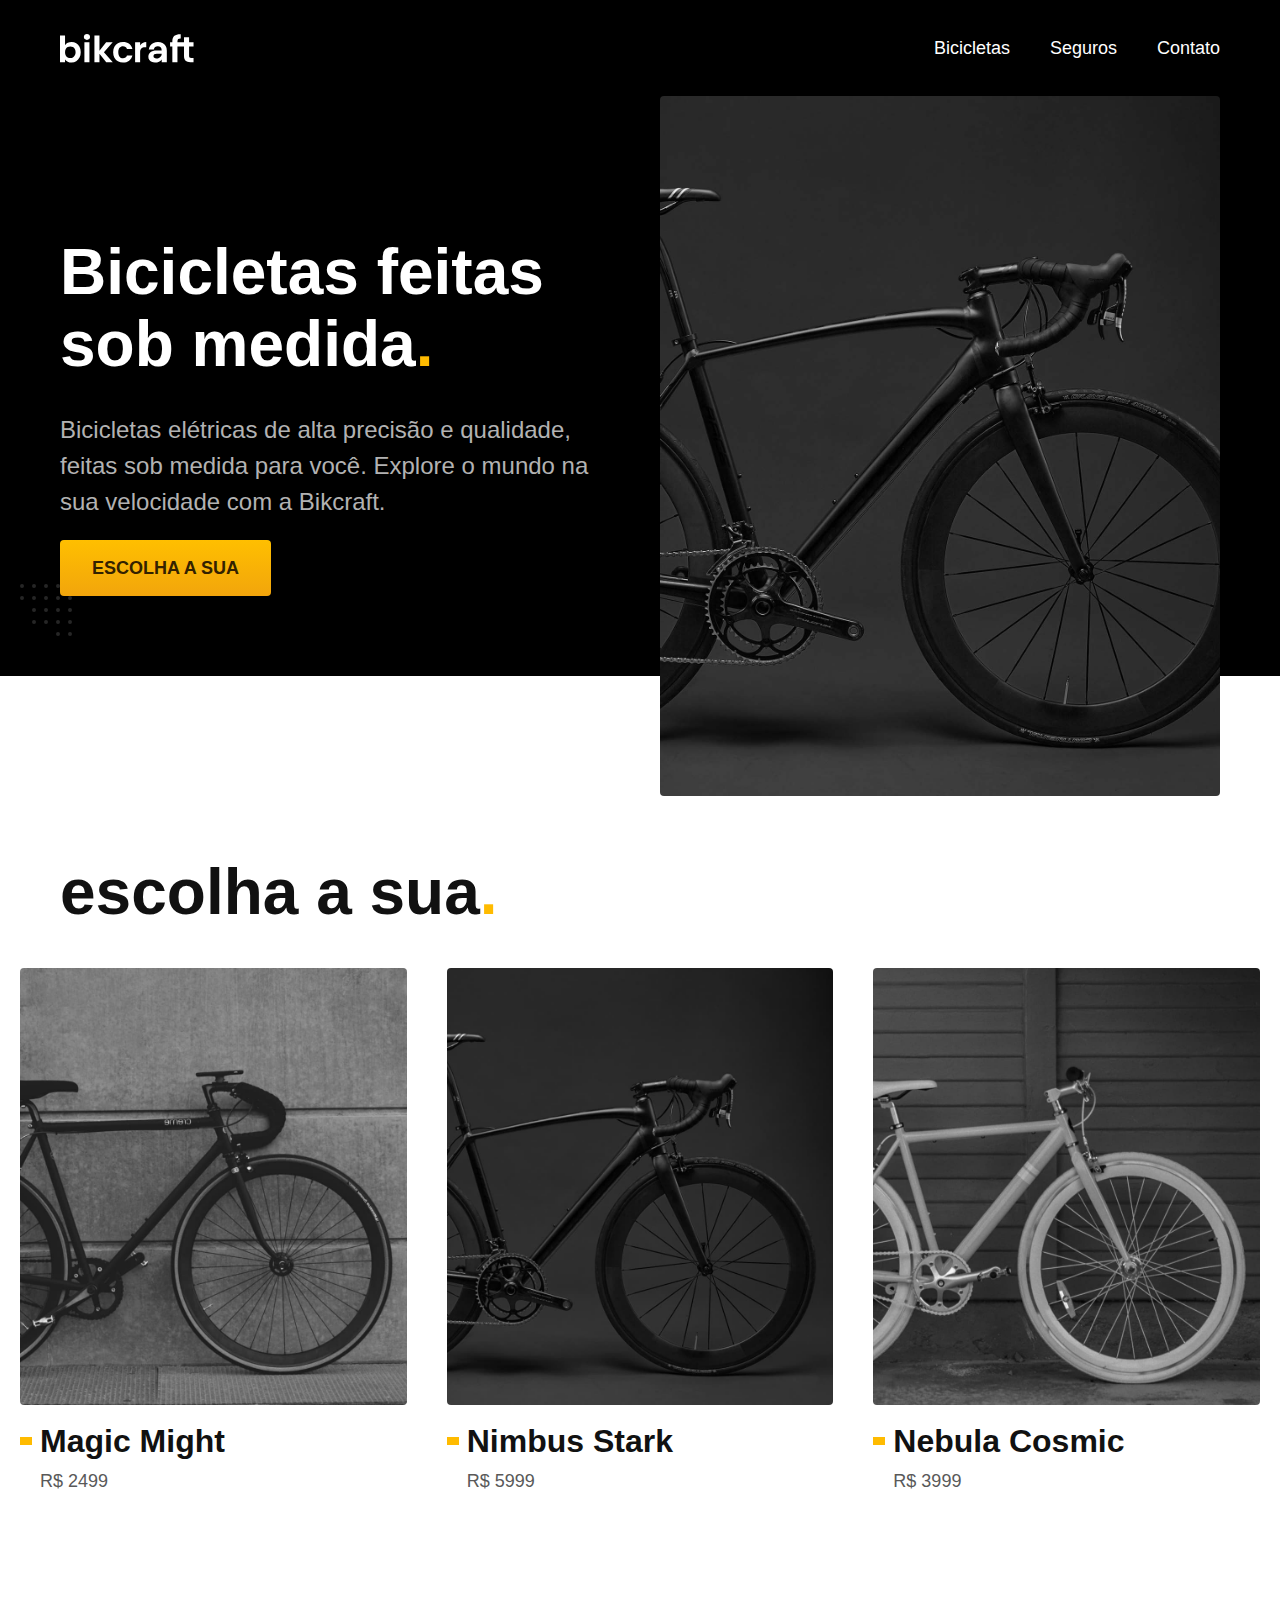
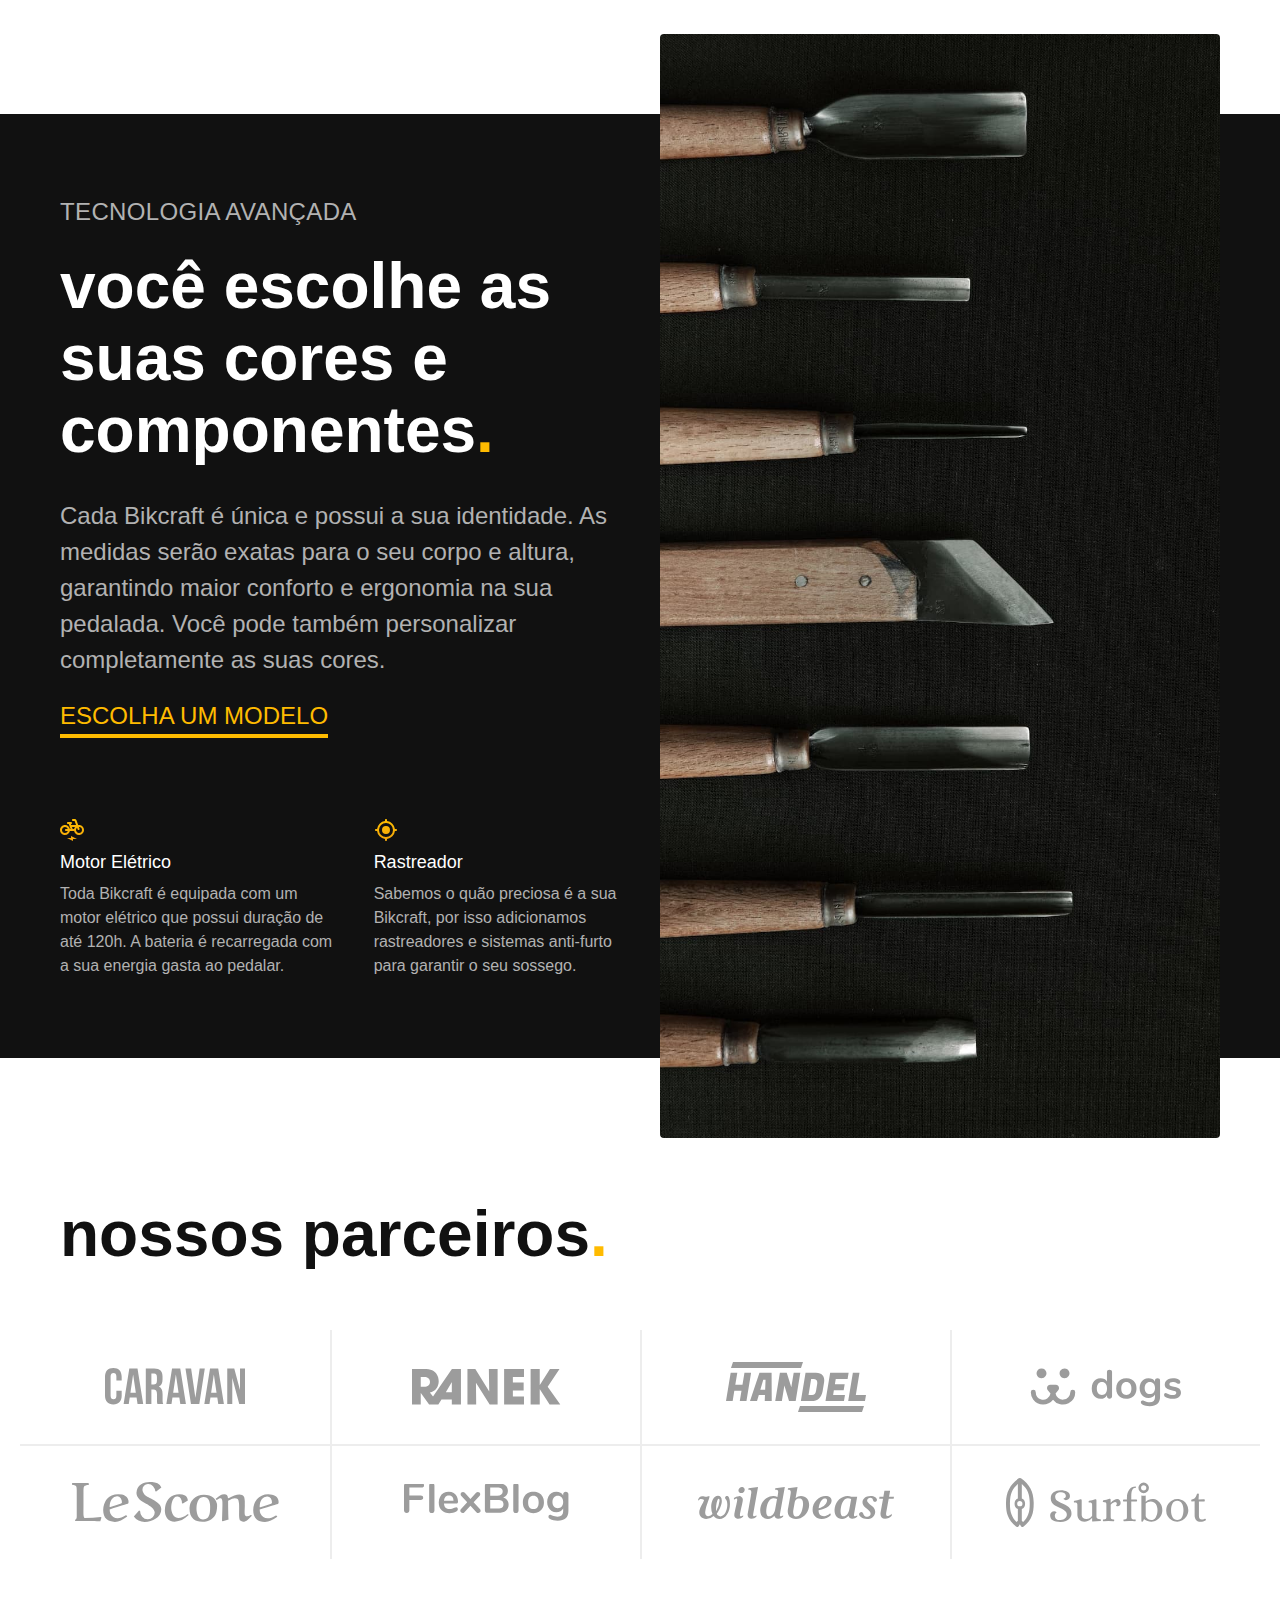
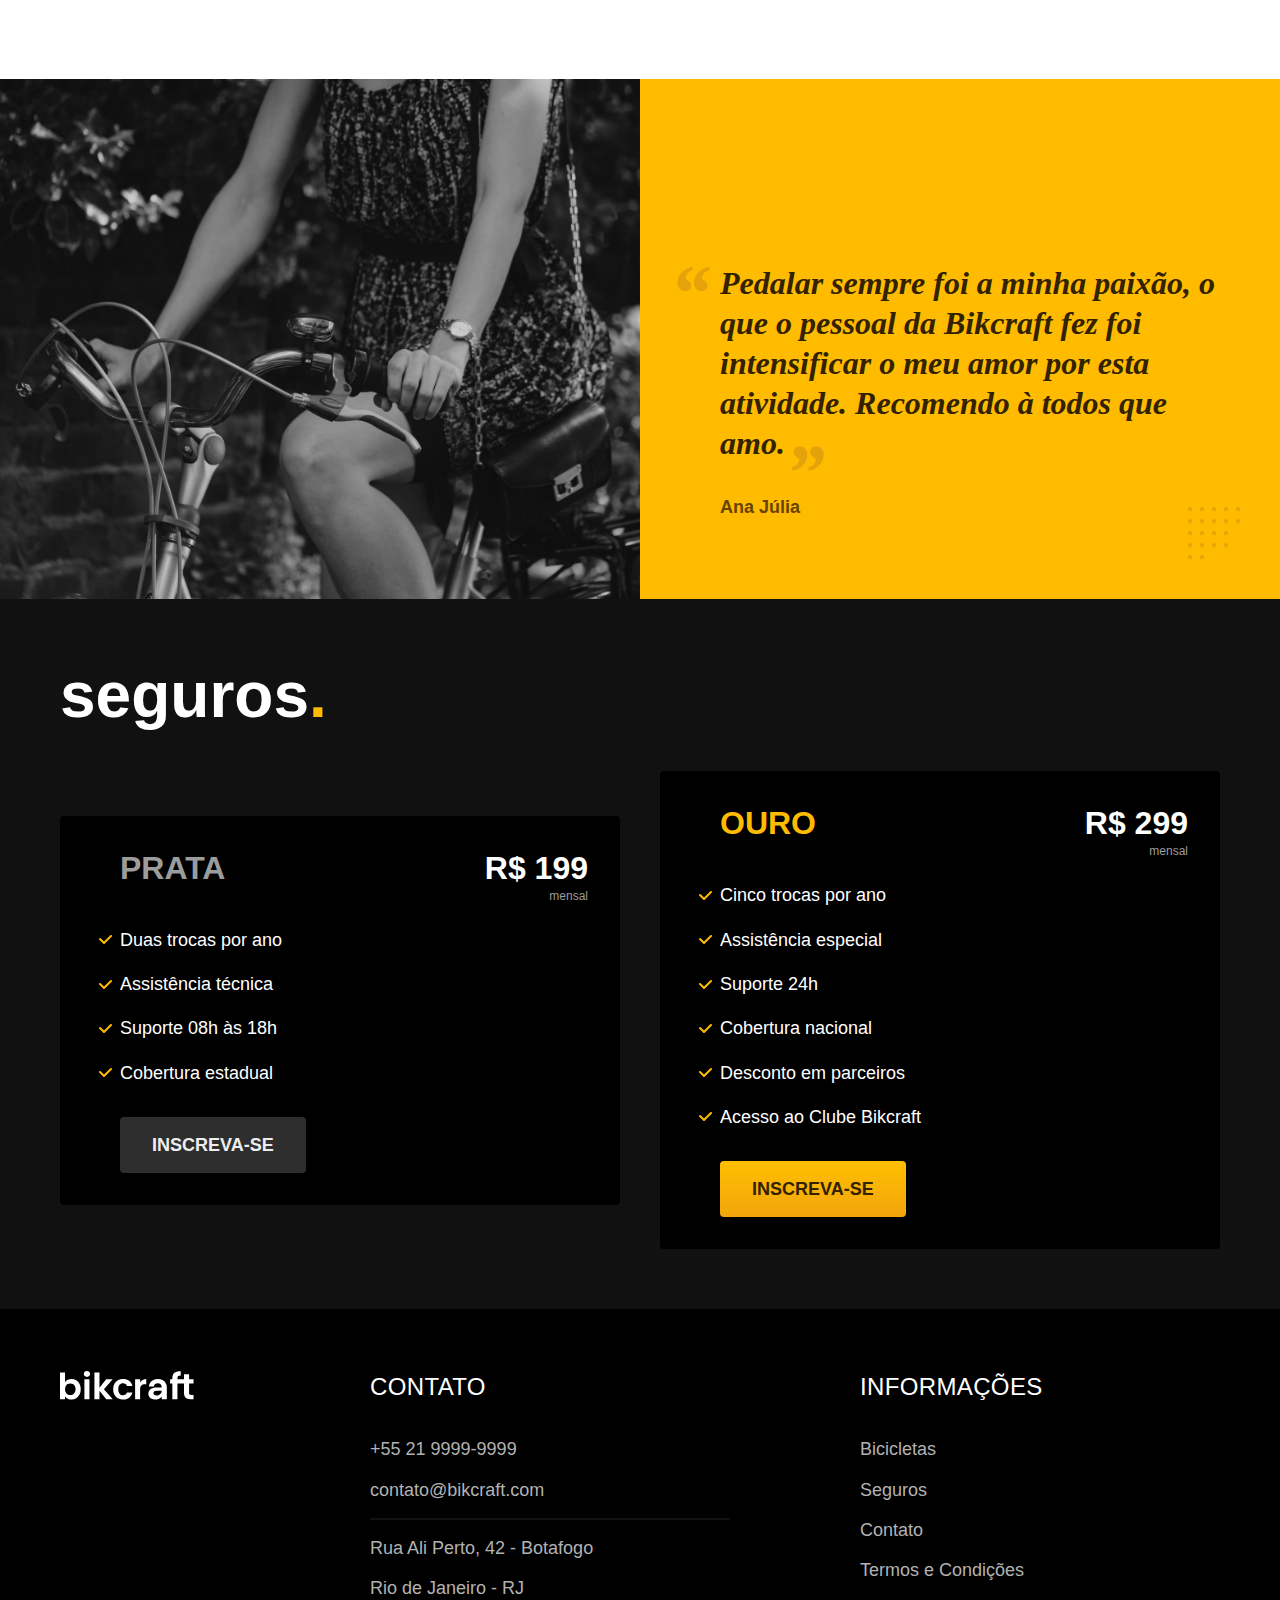
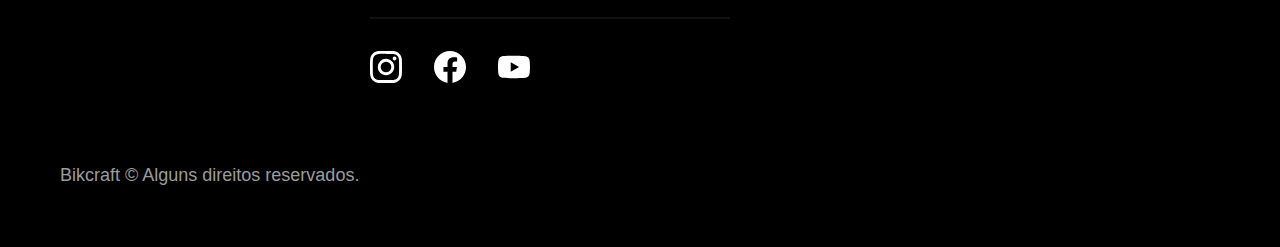
<file: index.html>
<!DOCTYPE html>
<html lang="pt-br">

<head>
  <meta charset="UTF-8">
  <meta name="viewport" content="width=device-width, initial-scale=1.0">

  <title>Bikcraft - Bicicletas Elétricas</title>
  <meta name="description" content="Bicicletas elétricas de alta precisão e qualidade, feitas sob medida para o cliente. Explore o mundo na sua velocidade com a Bikcraft.">

  <link rel="preload" href="./css/style.min.css" as="style">
  <link rel="stylesheet" href="./css/style.min.css">
</head>

<body>
  <header class="header-bg">
    <div class="header container">
      <a href="./">
        <img src="./img/bikcraft.svg" width="136" height="32" alt="Bikcraft">
      </a>

      <nav aria-label="primaria">
        <ul class="header-menu font-1-m cor-0">
          <li><a href="./bicicletas.html">Bicicletas</a></li>
          <li><a href="./seguros.html">Seguros</a></li>
          <li><a href="./contato.html">Contato</a></li>
        </ul>
      </nav>
    </div>
  </header>

  <main class="introducao-bg">
    <div class="introducao container">
      <div class="introducao-conteudo">
        <h1 class="font-1-xxl cor-0 fadeInDown" data-anime="200">Bicicletas feitas sob medida<span class="cor-p1">.</span></h1>
        <p class="font-2-l cor-5 fadeInDown" data-anime="400">Bicicletas elétricas de alta precisão e qualidade, feitas sob medida para você. Explore o mundo na sua velocidade com a Bikcraft.</p>
        <a class="botao fadeInDown" data-anime="600" href="./bicicletas.html">Escolha a sua</a>
      </div>
      <picture data-anime="800" class="fadeInDown">
        <source media="(max-width: 800px)" srcset="./img/bicicletas/nimbus.jpg">
        <img src="./img/fotos/introducao.jpg" width="1280" height="1600" alt="Bicicleta elétrica preta.">
      </picture>
    </div>
  </main>

  <article class="bicicletas-lista">
    <h2 class="container font-1-xxl">escolha a sua<span class="cor-p1">.</span></h2>

    <ul>
      <li>
        <a href="./bicicletas/magic.html">
          <img src="./img/bicicletas/magic-home.jpg" alt="Bicicleta preta" width="920" height="1040">
          <h3 class="font-1-xl">Magic Might</h3>
          <span class="font-2-m cor-8">R$ 2499</span>
        </a>
      </li>
      <li>
        <a href="./bicicletas/nimbus.html">
          <img src="./img/bicicletas/nimbus-home.jpg" alt="Bicicleta preta" width="920" height="1040">
          <h3 class="font-1-xl">Nimbus Stark</h3>
          <span class="font-2-m cor-8">R$ 5999</span>
        </a>
      </li>
      <li>
        <a href="./bicicletas/nebula.html">
          <img src="./img/bicicletas/nebula-home.jpg" alt="Bicicleta preta" width="920" height="1040">
          <h3 class="font-1-xl">Nebula Cosmic</h3>
          <span class="font-2-m cor-8">R$ 3999</span>
        </a>
      </li>
    </ul>
  </article>

  <article class="tecnologia-bg">
    <div class="tecnologia container">
      <div class="tecnologia-conteudo">
        <span class="font-2-l-b cor-5">Tecnologia Avançada</span>
        <h2 class="font-1-xxl cor-0">você escolhe as suas cores e componentes<span class="cor-p1">.</span></h2>
        <p class="font-2-l cor-5">Cada Bikcraft é única e possui a sua identidade. As medidas serão exatas para o seu corpo e altura, garantindo maior conforto e ergonomia na sua pedalada. Você pode também personalizar completamente as suas cores.</p>
        <a class="link" href="./bicicletas.html">Escolha um modelo</a>
        <div class="tecnologia-vantagens">
          <div>
            <img src="./img/icones/eletrica.svg" width="24" height="24" alt="">
            <h3 class="font-1-m cor-0">Motor Elétrico</h3>
            <p class="font-2-s cor-5">Toda Bikcraft é equipada com um motor elétrico que possui duração de até 120h. A bateria é recarregada com a sua energia gasta ao pedalar.</p>
          </div>
          <div>
            <img src="./img/icones/rastreador.svg" width="24" height="24" alt="">
            <h3 class="font-1-m cor-0">Rastreador</h3>
            <p class="font-2-s cor-5">Sabemos o quão preciosa é a sua Bikcraft, por isso adicionamos rastreadores e sistemas anti-furto para garantir o seu sossego.</p>
          </div>
        </div>
      </div>
      <div class="tecnologia-imagem">
        <img src="./img/fotos/tecnologia.jpg" width="1200" height="1920" alt="">
      </div>
    </div>
  </article>

  <section class="parceiros" aria-label="Nossos Parceiros">
    <h2 class="container font-1-xxl">nossos parceiros<span class="cor-p1">.</span></h2>

    <ul>
      <li><img src="./img/parceiros/caravan.svg" alt="Caravan" width="140" height="38"></li>
      <li><img src="./img/parceiros/ranek.svg" alt="Ranek" width="149" height="36"></li>
      <li><img src="./img/parceiros/handel.svg" alt="Handel" width="140" height="50"></li>
      <li><img src="./img/parceiros/dogs.svg" alt="Dogs" width="152" height="39"></li>
      <li><img src="./img/parceiros/lescone.svg" alt="LeScone" width="208" height="41"></li>
      <li><img src="./img/parceiros/flexblog.svg" alt="FlexBlog" width="165" height="38"></li>
      <li><img src="./img/parceiros/wildbeast.svg" alt="Wildbeast" width="196" height="34"></li>
      <li><img src="./img/parceiros/surfbot.svg" alt="Surfbot" width="200" height="49"></li>
    </ul>
  </section>

  <section class="depoimento" aria-label="Depoimento">
    <div>
      <img src="./img/fotos/depoimento.jpg" width="1560" height="1360" alt="Pessoa pedalando uma bicicleta Bikcraft">
    </div>
    <div class="depoimento-conteudo">
      <blockquote class="font-1-xl cor-p5">
        <p>Pedalar sempre foi a minha paixão, o que o pessoal da Bikcraft fez foi intensificar o meu amor por esta atividade. Recomendo à todos que amo.</p>
      </blockquote>
      <span class="font-1-m-b cor-p4">Ana Júlia</span>
    </div>
  </section>

  <article class="seguros-bg">
    <div class="seguros container">
      <h2 class="font-1-xxl cor-0">seguros<span class="cor-p1">.</span></h2>
      <div class="seguros-item">
        <h3 class="font-1-xl cor-6">PRATA</h3>
        <span class="font-1-xl cor-0">R$ 199 <span class="font-1-xs cor-6">mensal</span></span>
        <ul class="font-2-m cor-0">
          <li>Duas trocas por ano</li>
          <li>Assistência técnica</li>
          <li>Suporte 08h às 18h</li>
          <li>Cobertura estadual</li>
        </ul>
        <a class="botao secundario" href="./orcamento.html">Inscreva-se</a>
      </div>

      <div class="seguros-item">
        <h3 class="font-1-xl cor-p1">OURO</h3>
        <span class="font-1-xl cor-0">R$ 299 <span class="font-1-xs cor-6">mensal</span></span>
        <ul class="font-2-m cor-0">
          <li>Cinco trocas por ano</li>
          <li>Assistência especial</li>
          <li>Suporte 24h</li>
          <li>Cobertura nacional</li>
          <li>Desconto em parceiros</li>
          <li>Acesso ao Clube Bikcraft</li>
        </ul>
        <a class="botao" href="./orcamento.html">Inscreva-se</a>
      </div>
    </div>
  </article>

  <footer class="footer-bg">
    <div class="footer container">
      <img src="./img/bikcraft.svg" width="136" height="32" alt="Bikcraft">
      <div class="footer-contato">
        <h3 class="font-2-l-b cor-0">Contato</h3>
        <ul class="font-2-m cor-5">
          <li><a href="tel:+552199999999">+55 21 9999-9999</a></li>
          <li><a href="mailto:contato@bikcraft.com">contato@bikcraft.com</a></li>
          <li>Rua Ali Perto, 42 - Botafogo</li>
          <li>Rio de Janeiro - RJ</li>
        </ul>
        <div class="footer-redes">
          <a href="./">
            <img src="./img/redes/instagram.svg" width="32" height="32" alt="Instagram">
          </a>
          <a href="./">
            <img src="./img/redes/facebook.svg" width="32" height="32" alt="Facebook">
          </a>
          <a href="./">
            <img src="./img/redes/youtube.svg" width="32" height="32" alt="Youtube">
          </a>
        </div>
      </div>
      <div class="footer-informacoes">
        <h3 class="font-2-l-b cor-0">Informações</h3>
        <nav>
          <ul class="font-1-m cor-5">
            <li><a href="./bicicletas.html">Bicicletas</a></li>
            <li><a href="./seguros.html">Seguros</a></li>
            <li><a href="./contato.html">Contato</a></li>
            <li><a href="./termos.html">Termos e Condições</a></li>
          </ul>
        </nav>
      </div>
      <p class="footer-copy font-2-m cor-6">Bikcraft © Alguns direitos reservados.</p>
    </div>
  </footer>

  <script src="./js/plugins/simple-anime.js"></script>
  <script src="./js/script.js"></script>
</body>

</html>
</file>
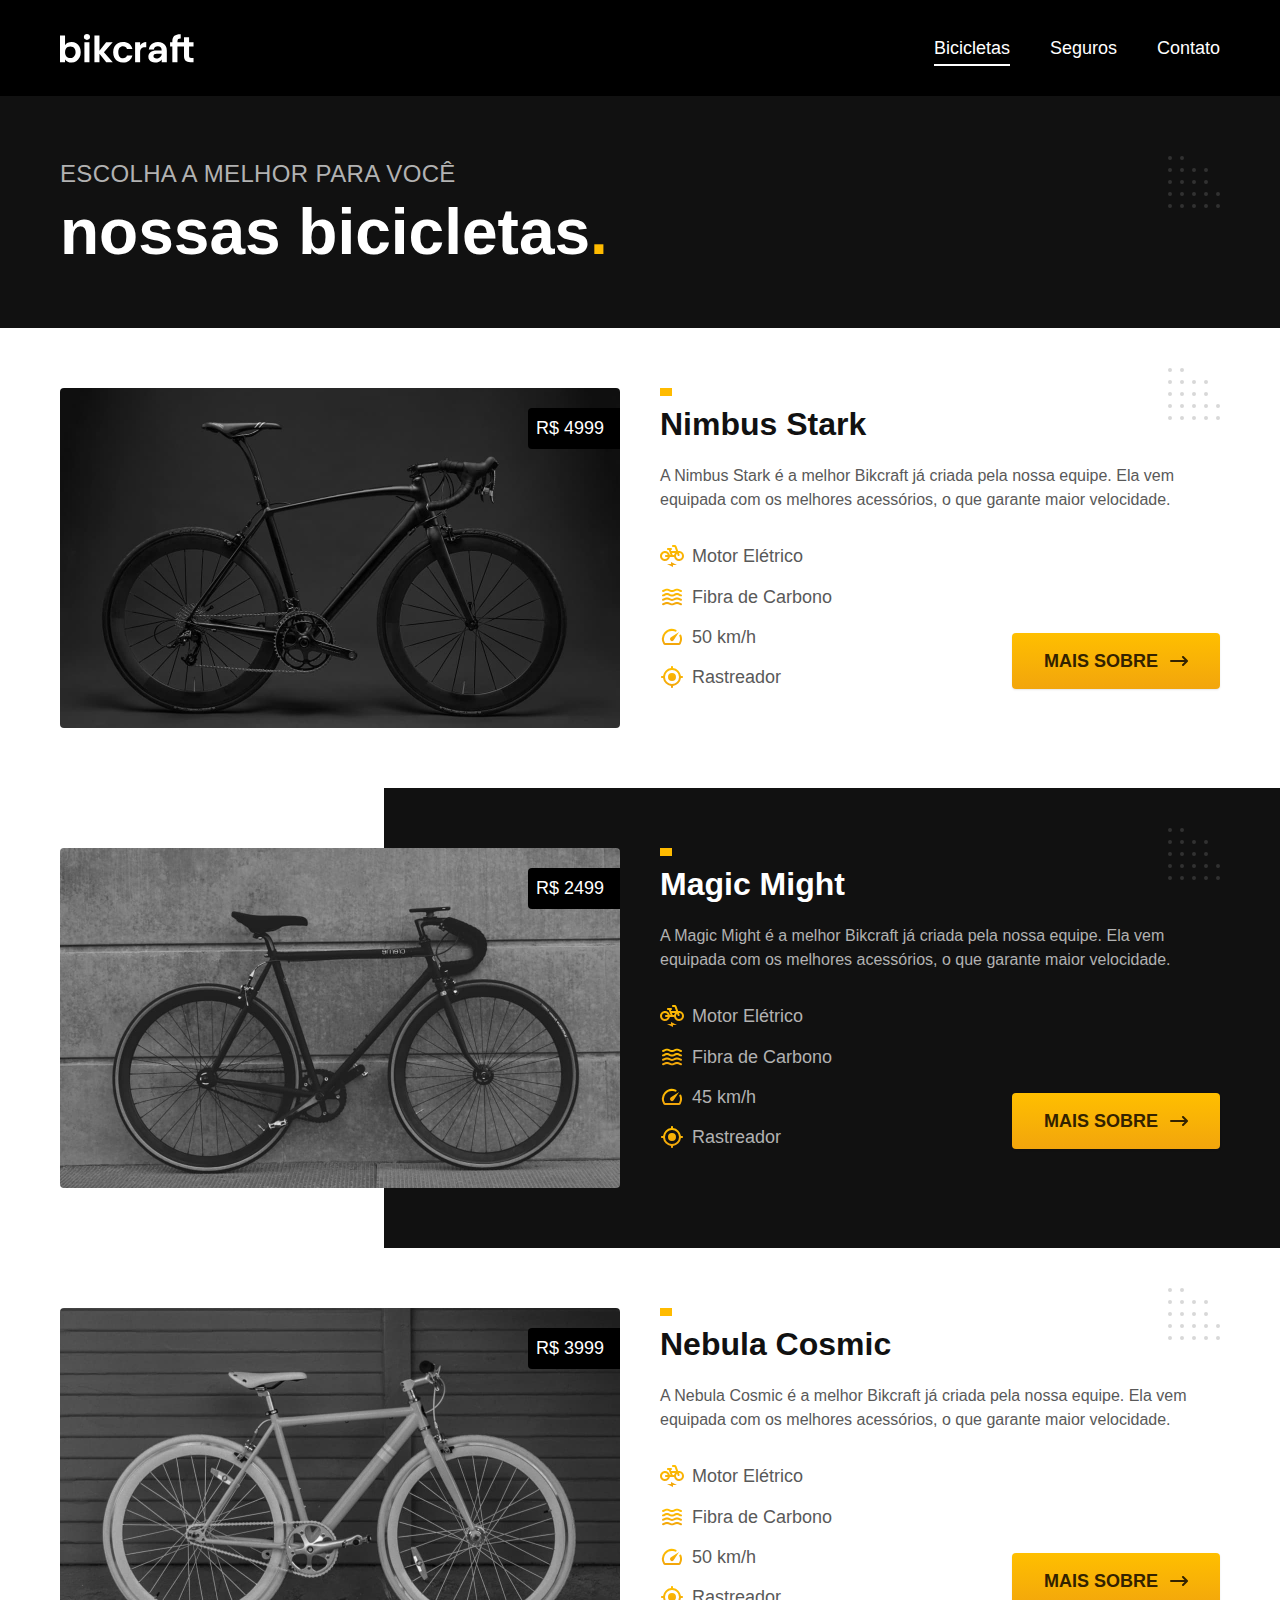
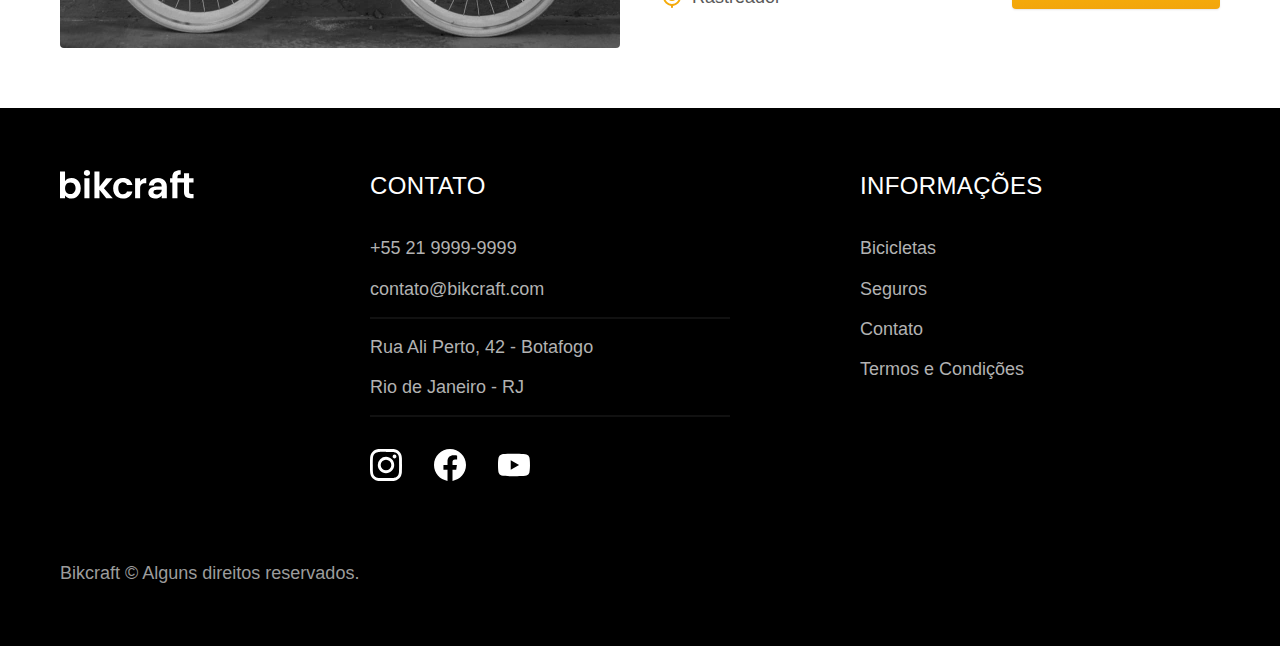
<file: bicicletas.html>
<!DOCTYPE html>
<html lang="pt-br">

<head>
  <meta charset="UTF-8">
  <meta name="viewport" content="width=device-width, initial-scale=1.0">

  <title>Bicicletas | Bikcraft</title>
  <meta name="description" content="Bicicletas">

  <link rel="preload" href="./css/style.min.css" as="style">
  <link rel="stylesheet" href="./css/style.min.css">
</head>

<body id="bicicletas">
  <header class="header-bg">
    <div class="header container">
      <a href="./">
        <img src="./img/bikcraft.svg" alt="Bikcraft">
      </a>

      <nav aria-label="primaria">
        <ul class="header-menu font-1-m cor-0">
          <li><a href="./bicicletas.html">Bicicletas</a></li>
          <li><a href="./seguros.html">Seguros</a></li>
          <li><a href="./contato.html">Contato</a></li>
        </ul>
      </nav>
    </div>
  </header>

  <main>
    <div class="titulo-bg">
      <div class="titulo container">
        <p class="font-2-l-b cor-5">Escolha a melhor para você</p>
        <h1 class="font-1-xxl cor-0">nossas bicicletas<span class="cor-p1">.</span></h1>
      </div>
    </div>

    <div class="bicicletas container">
      <div class="bicicletas-imagem">
        <img src="./img/bicicletas/nimbus.jpg" alt="Bicicleta preta">
        <span class="font-2-m cor-0">R$ 4999</span>
      </div>
      <div class="bicicletas-conteudo">
        <h2 class="font-1-xl">Nimbus Stark</h2>
        <p class="font-2-s cor-8">A Nimbus Stark é a melhor Bikcraft já criada pela nossa equipe. Ela vem equipada com os melhores acessórios, o que garante maior velocidade.</p>
        <ul class="font-1-m cor-8">
          <li>
            <img src="./img/icones/eletrica.svg" alt="">
            Motor Elétrico
          </li>
          <li>
            <img src="./img/icones/carbono.svg" alt="">
            Fibra de Carbono
          </li>
          <li>
            <img src="./img/icones/velocidade.svg" alt="">
            50 km/h
          </li>
          <li>
            <img src="./img/icones/rastreador.svg" alt="">
            Rastreador
          </li>
        </ul>
        <a class="botao seta" href="./bicicletas/nimbus.html">Mais Sobre</a>
      </div>
    </div>

    <div class="bicicletas-bg">
      <div class="bicicletas container">
        <div class="bicicletas-imagem">
          <img src="./img/bicicletas/magic.jpg" alt="Bicicleta preta">
          <span class="font-2-m cor-0">R$ 2499</span>
        </div>
        <div class="bicicletas-conteudo">
          <h2 class="font-1-xl cor-0">Magic Might</h2>
          <p class="font-2-s cor-5">A Magic Might é a melhor Bikcraft já criada pela nossa equipe. Ela vem equipada com os melhores acessórios, o que garante maior velocidade.</p>
          <ul class="font-1-m cor-5">
            <li>
              <img src="./img/icones/eletrica.svg" alt="">
              Motor Elétrico
            </li>
            <li>
              <img src="./img/icones/carbono.svg" alt="">
              Fibra de Carbono
            </li>
            <li>
              <img src="./img/icones/velocidade.svg" alt="">
              45 km/h
            </li>
            <li>
              <img src="./img/icones/rastreador.svg" alt="">
              Rastreador
            </li>
          </ul>
          <a class="botao seta" href="./bicicletas/magic.html">Mais Sobre</a>
        </div>
      </div>
    </div>

    <div class="bicicletas container">
      <div class="bicicletas-imagem">
        <img src="./img/bicicletas/nebula.jpg" alt="Bicicleta preta">
        <span class="font-2-m cor-0">R$ 3999</span>
      </div>
      <div class="bicicletas-conteudo">
        <h2 class="font-1-xl">Nebula Cosmic</h2>
        <p class="font-2-s cor-8">A Nebula Cosmic é a melhor Bikcraft já criada pela nossa equipe. Ela vem equipada com os melhores acessórios, o que garante maior velocidade.</p>
        <ul class="font-1-m cor-8">
          <li>
            <img src="./img/icones/eletrica.svg" alt="">
            Motor Elétrico
          </li>
          <li>
            <img src="./img/icones/carbono.svg" alt="">
            Fibra de Carbono
          </li>
          <li>
            <img src="./img/icones/velocidade.svg" alt="">
            50 km/h
          </li>
          <li>
            <img src="./img/icones/rastreador.svg" alt="">
            Rastreador
          </li>
        </ul>
        <a class="botao seta" href="./bicicletas/nebula.html">Mais Sobre</a>
      </div>
    </div>

  </main>

  <footer class="footer-bg">
    <div class="footer container">
      <img src="./img/bikcraft.svg" alt="Bikcraft">
      <div class="footer-contato">
        <h3 class="font-2-l-b cor-0">Contato</h3>
        <ul class="font-2-m cor-5">
          <li><a href="tel:+552199999999">+55 21 9999-9999</a></li>
          <li><a href="mailto:contato@bikcraft.com">contato@bikcraft.com</a></li>
          <li>Rua Ali Perto, 42 - Botafogo</li>
          <li>Rio de Janeiro - RJ</li>
        </ul>
        <div class="footer-redes">
          <a href="./">
            <img src="./img/redes/instagram.svg" alt="Instagram">
          </a>
          <a href="./">
            <img src="./img/redes/facebook.svg" alt="Facebook">
          </a>
          <a href="./">
            <img src="./img/redes/youtube.svg" alt="Youtube">
          </a>
        </div>
      </div>
      <div class="footer-informacoes">
        <h3 class="font-2-l-b cor-0">Informações</h3>
        <nav>
          <ul class="font-1-m cor-5">
            <li><a href="./bicicletas.html">Bicicletas</a></li>
            <li><a href="./seguros.html">Seguros</a></li>
            <li><a href="./contato.html">Contato</a></li>
            <li><a href="./termos.html">Termos e Condições</a></li>
          </ul>
        </nav>
      </div>
      <p class="footer-copy font-2-m cor-6">Bikcraft © Alguns direitos reservados.</p>
    </div>
  </footer>
  <script src="./js/script.js"></script>
</body>

</html>
</file>
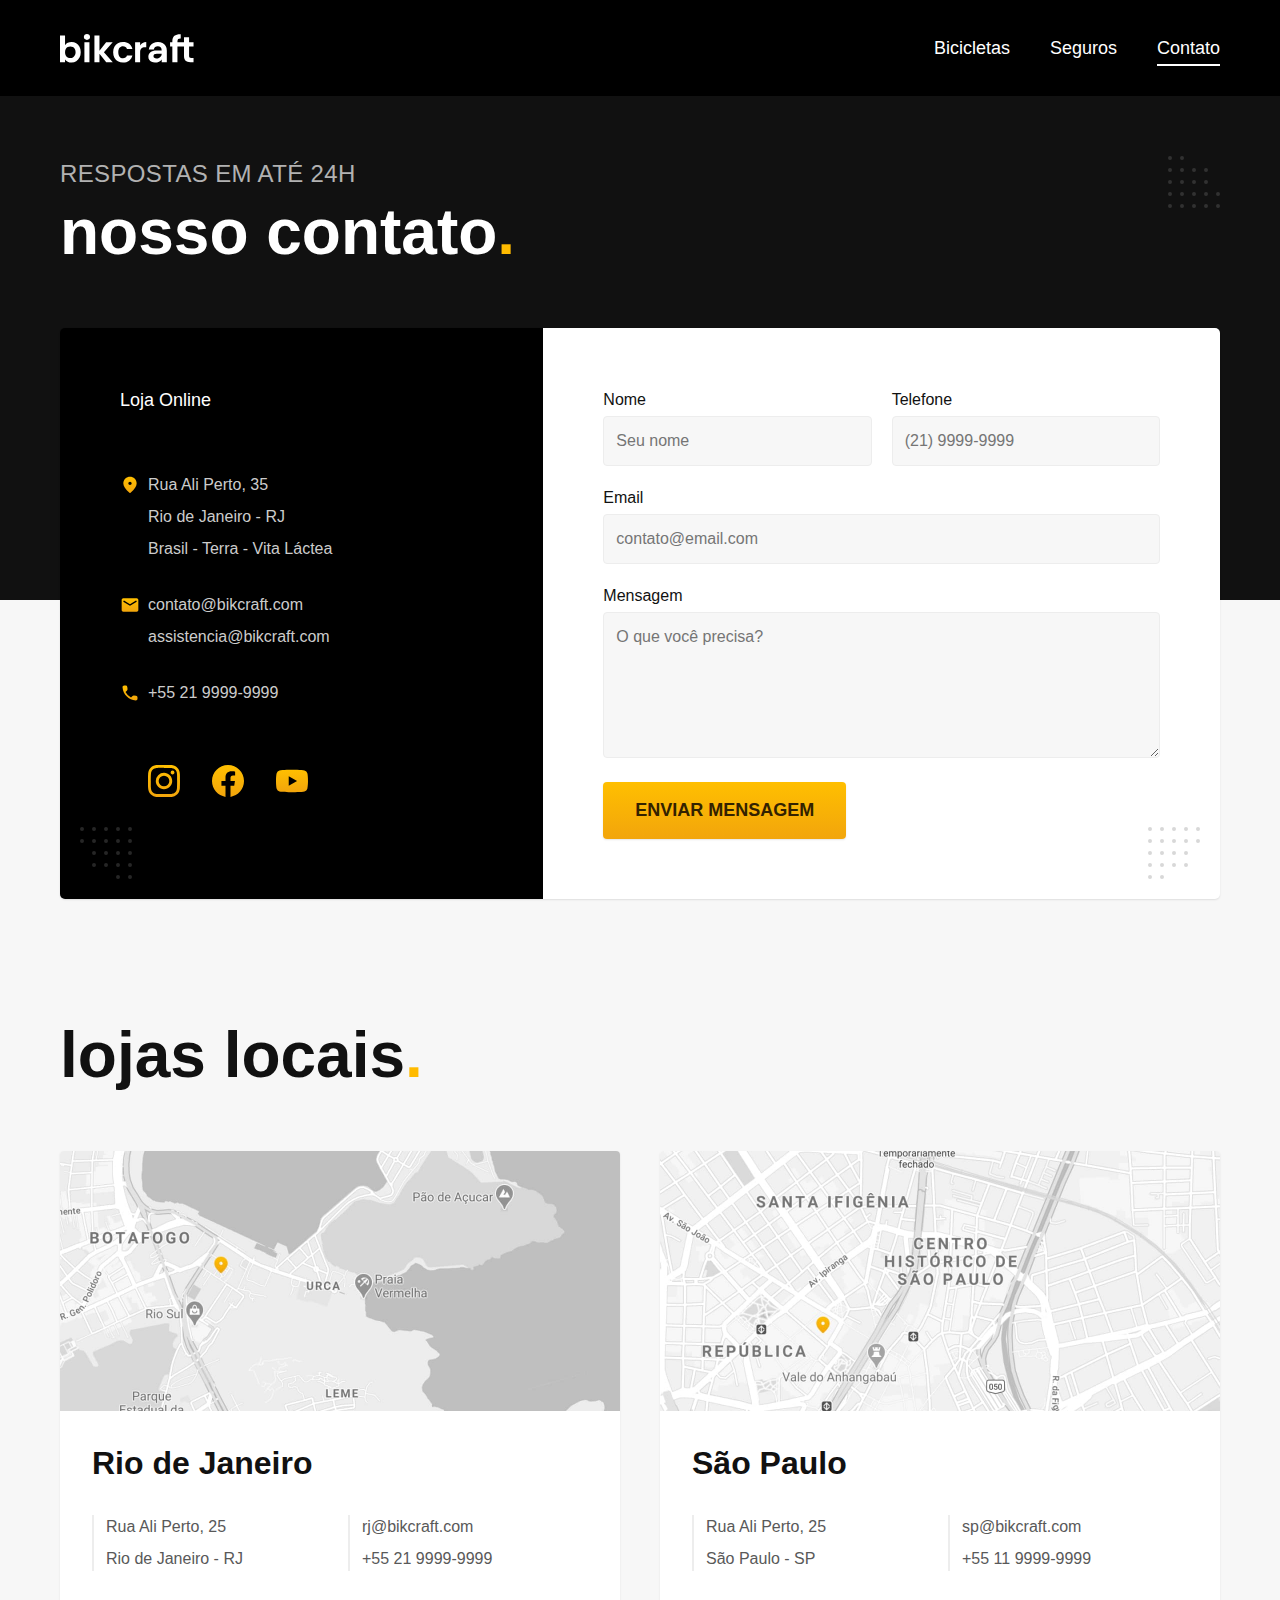
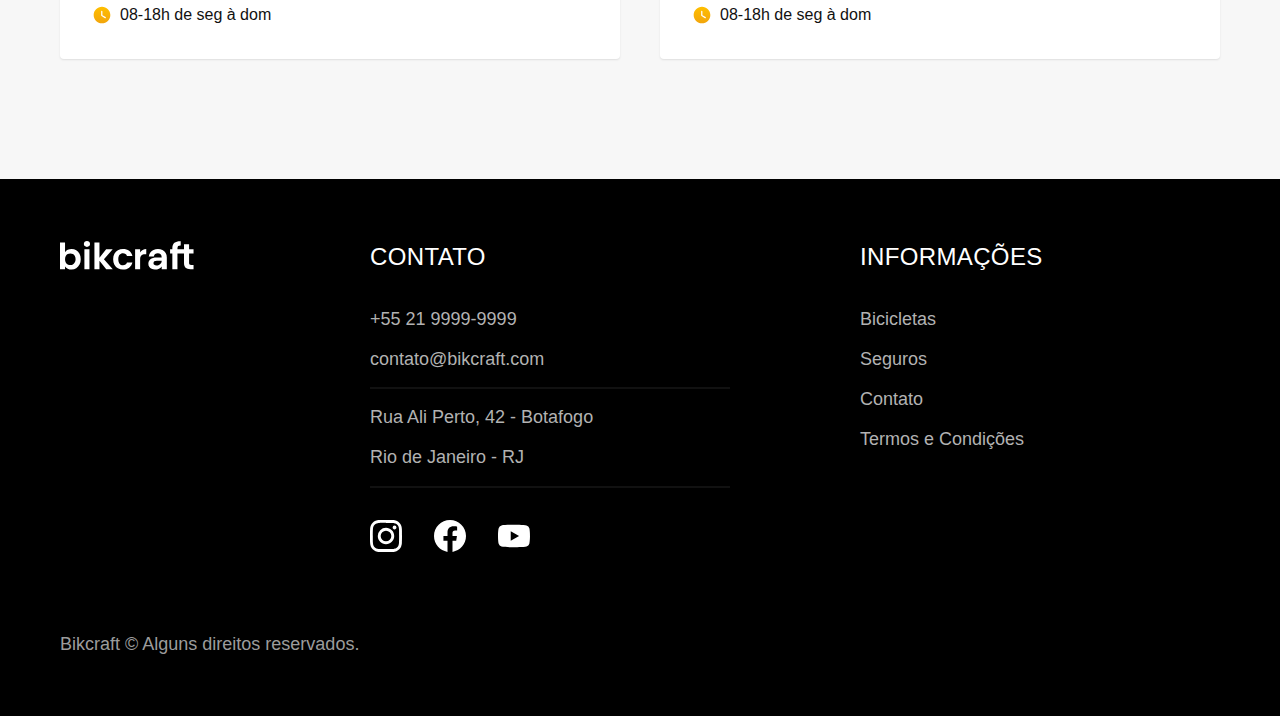
<file: contato.html>
<!DOCTYPE html>
<html lang="pt-br">

<head>
  <meta charset="UTF-8">
  <meta name="viewport" content="width=device-width, initial-scale=1.0">

  <title>Contato | Bikcraft</title>
  <meta name="description" content="Contato.">

  <link rel="preload" href="./css/style.min.css" as="style">
  <link rel="stylesheet" href="./css/style.min.css">
</head>

<body id="contato">
  <header class="header-bg">
    <div class="header container">
      <a href="./">
        <img src="./img/bikcraft.svg" alt="Bikcraft">
      </a>

      <nav aria-label="primaria">
        <ul class="header-menu font-1-m cor-0">
          <li><a href="./bicicletas.html">Bicicletas</a></li>
          <li><a href="./seguros.html">Seguros</a></li>
          <li><a href="./contato.html">Contato</a></li>
        </ul>
      </nav>
    </div>
  </header>

  <main>
    <div class="titulo-bg">
      <div class="titulo container">
        <p class="font-2-l-b cor-5">Respostas em até 24h</p>
        <h1 class="font-1-xxl cor-0">nosso contato<span class="cor-p1">.</span></h1>
      </div>
    </div>

    <div class="contato container">
      <section class="contato-dados" aria-label="Endereço">
        <h2 class="font-1-m cor-0">Loja Online</h2>
        <div class="contato-endereco font-2-s cor-4">
          <p>Rua Ali Perto, 35</p>
          <p>Rio de Janeiro - RJ</p>
          <p>Brasil - Terra - Vita Láctea</p>
        </div>
        <address class="contato-meios font-2-s cor-4">
          <a href="mailto:contato@bikcraft.com">contato@bikcraft.com</a>
          <a href="mailto:assistencia@bikcraft.com">assistencia@bikcraft.com</a>
          <a href="tel:+552199999999">+55 21 9999-9999</a>
        </address>
        <div class="contato-redes">
          <a href="./">
            <img src="./img/redes/instagram-p.svg" alt="Instagram">
          </a>
          <a href="./">
            <img src="./img/redes/facebook-p.svg" alt="Facebook">
          </a>
          <a href="./">
            <img src="./img/redes/youtube-p.svg" alt="Youtube">
          </a>
        </div>
      </section>
      <section class="contato-formulario" aria-label="Formulário">
        <form class="form" action="./contato.html">
          <div>
            <label for="nome">Nome</label>
            <input type="text" id="nome" name="nome" placeholder="Seu nome">
          </div>
          <div>
            <label for="telefone">Telefone</label>
            <input type="text" id="telefone" name="telefone" placeholder="(21) 9999-9999">
          </div>
          <div class="col-2">
            <label for="email">Email</label>
            <input type="email" id="email" name="email" placeholder="contato@email.com">
          </div>
          <div class="col-2">
            <label for="mensagem">Mensagem</label>
            <textarea rows="5" id="mensagem" name="mensagem" placeholder="O que você precisa?"></textarea>
          </div>
          <button class="botao col-2">Enviar Mensagem</button>
        </form>
      </section>
    </div>
  </main>

  <article class="lojas container">
    <h2 class="font-1-xxl">lojas locais<span class="cor-p1">.</span></h2>
    <div class="lojas-item">
      <img src="./img/lojas/rj.jpg" alt="mapa marcando o endereço em Rua Ali Perto, 25 - Rio de Janeiro - RJ">
      <div class="lojas-conteudo">
        <h3 class="font-1-xl">Rio de Janeiro</h3>
        <div class="lojas-dados font-2-s cor-8">
          <p>Rua Ali Perto, 25</p>
          <p>Rio de Janeiro - RJ</p>
        </div>
        <div class="lojas-dados font-2-s cor-8">
          <a href="mailto:rj@bikcraft.com">rj@bikcraft.com</a>
          <a href="tel:+552199999999">+55 21 9999-9999</a>
        </div>
        <p class="lojas-tempo font-1-s"><img src="./img/icones/horario.svg" alt="">08-18h de seg à dom</p>
      </div>
    </div>

    <div class="lojas-item">
      <img src="./img/lojas/sp.jpg" alt="mapa marcando o endereço em Rua Ali Perto, 25 - São Paulo - SP">
      <div class="lojas-conteudo">
        <h3 class="font-1-xl">São Paulo</h3>
        <div class="lojas-dados font-2-s cor-8">
          <p>Rua Ali Perto, 25</p>
          <p>São Paulo - SP</p>
        </div>
        <div class="lojas-dados font-2-s cor-8">
          <a href="mailto:sp@bikcraft.com">sp@bikcraft.com</a>
          <a href="tel:+551199999999">+55 11 9999-9999</a>
        </div>
        <p class="lojas-tempo font-1-s"><img src="./img/icones/horario.svg" alt="">08-18h de seg à dom</p>
      </div>
    </div>
  </article>

  <footer class="footer-bg">
    <div class="footer container">
      <img src="./img/bikcraft.svg" alt="Bikcraft">
      <div class="footer-contato">
        <h3 class="font-2-l-b cor-0">Contato</h3>
        <ul class="font-2-m cor-5">
          <li><a href="tel:+552199999999">+55 21 9999-9999</a></li>
          <li><a href="mailto:contato@bikcraft.com">contato@bikcraft.com</a></li>
          <li>Rua Ali Perto, 42 - Botafogo</li>
          <li>Rio de Janeiro - RJ</li>
        </ul>
        <div class="footer-redes">
          <a href="./">
            <img src="./img/redes/instagram.svg" alt="Instagram">
          </a>
          <a href="./">
            <img src="./img/redes/facebook.svg" alt="Facebook">
          </a>
          <a href="./">
            <img src="./img/redes/youtube.svg" alt="Youtube">
          </a>
        </div>
      </div>
      <div class="footer-informacoes">
        <h3 class="font-2-l-b cor-0">Informações</h3>
        <nav>
          <ul class="font-1-m cor-5">
            <li><a href="./bicicletas.html">Bicicletas</a></li>
            <li><a href="./seguros.html">Seguros</a></li>
            <li><a href="./contato.html">Contato</a></li>
            <li><a href="./termos.html">Termos e Condições</a></li>
          </ul>
        </nav>
      </div>
      <p class="footer-copy font-2-m cor-6">Bikcraft © Alguns direitos reservados.</p>
    </div>
  </footer>
  <script src="./js/script.js"></script>
</body>

</html>
</file>
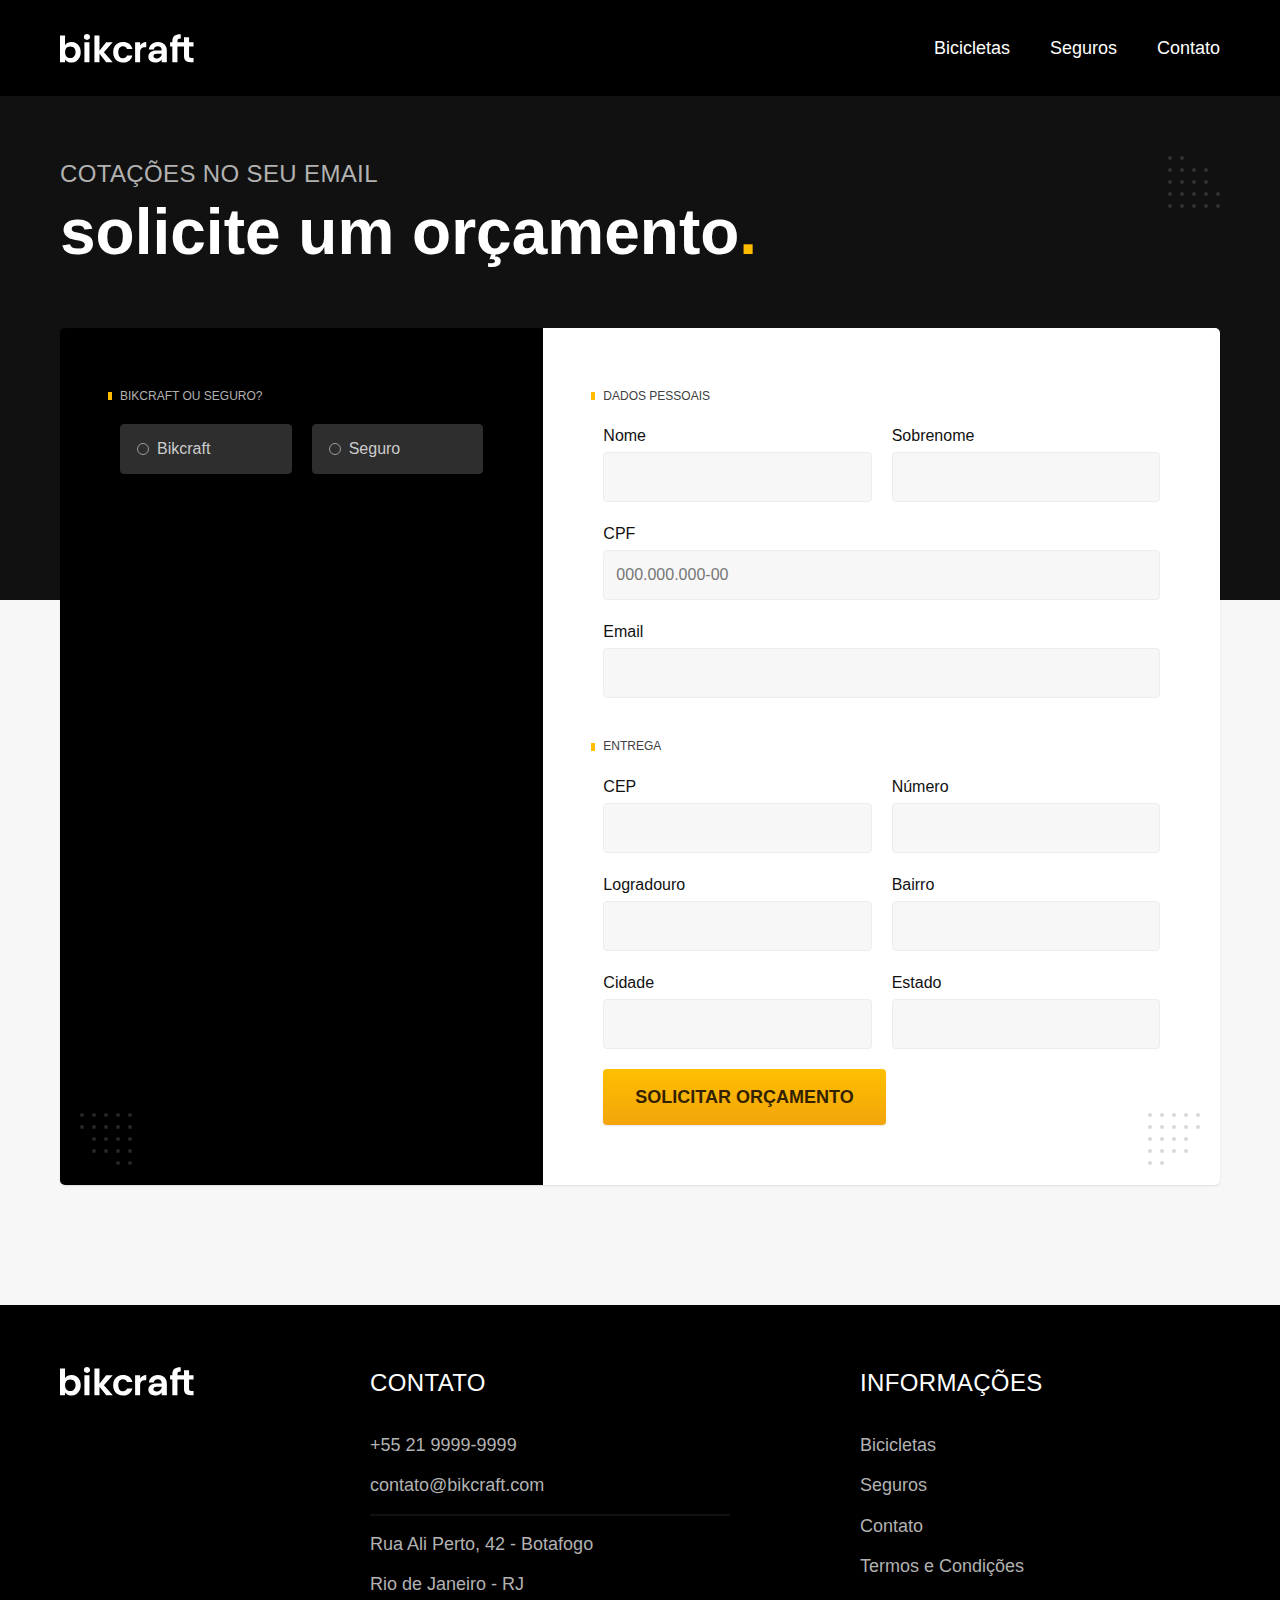
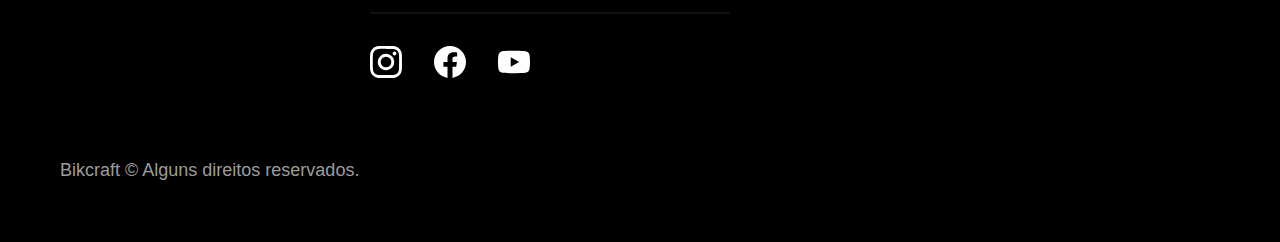
<file: orcamento.html>
<!DOCTYPE html>
<html lang="pt-br">

<head>
  <meta charset="UTF-8">
  <meta name="viewport" content="width=device-width, initial-scale=1.0">

  <title>Orçamento | Bikcraft</title>
  <meta name="description" content="Orçamento.">

  <link rel="preload" href="./css/style.min.css" as="style">
  <link rel="stylesheet" href="./css/style.min.css">
</head>

<body id="orcamento">
  <header class="header-bg">
    <div class="header container">
      <a href="./">
        <img src="./img/bikcraft.svg" alt="Bikcraft">
      </a>

      <nav aria-label="primaria">
        <ul class="header-menu font-1-m cor-0">
          <li><a href="./bicicletas.html">Bicicletas</a></li>
          <li><a href="./seguros.html">Seguros</a></li>
          <li><a href="./contato.html">Contato</a></li>
        </ul>
      </nav>
    </div>
  </header>

  <main>
    <div class="titulo-bg">
      <div class="titulo container">
        <p class="font-2-l-b cor-5">Cotações no seu email</p>
        <h1 class="font-1-xxl cor-0">solicite um orçamento<span class="cor-p1">.</span></h1>
      </div>
    </div>

    <form class="orcamento container" action="./orcamento.html">
      <div class="orcamento-produto">
        <h2 class="font-1-xs cor-5">Bikcraft ou Seguro?</h2>

        <input type="radio" name="tipo" value="bikcraft" id="bikcraft">
        <label for="bikcraft">Bikcraft</label>

        <input type="radio" name="tipo" value="seguro" id="seguro">
        <label for="seguro">Seguro</label>

        <div class="orcamento-conteudo" id="orcamento-bikcraft">
          <h2 class="font-1-xs cor-5">Escolha a sua</h2>

          <input type="radio" name="produto" value="nimbus" id="nimbus">
          <label for="nimbus">Nimbus Stark <span>R$ 4999</span></label>
          <div class="orcamento-detalhes">
            <ul class="font-1-xs cor-8">
              <li><img src="./img/icones/eletrica.svg" alt=""> Motor Elétrico</li>
              <li><img src="./img/icones/carbono.svg" alt=""> Fibra de Carbono</li>
              <li><img src="./img/icones/velocidade.svg" alt=""> 50 km/h</li>
              <li><img src="./img/icones/rastreador.svg" alt=""> Rastreador</li>
            </ul>
            <img src="./img/bicicletas/nimbus.jpg" alt="Bicicleta preta">
          </div>

          <input type="radio" name="produto" value="magic" id="magic">
          <label for="magic">Magic Might <span>R$ 2499</span></label>
          <div class="orcamento-detalhes">
            <ul class="font-1-xs cor-8">
              <li><img src="./img/icones/eletrica.svg" alt=""> Motor Elétrico</li>
              <li><img src="./img/icones/carbono.svg" alt=""> Fibra de Carbono</li>
              <li><img src="./img/icones/velocidade.svg" alt=""> 45 km/h</li>
              <li><img src="./img/icones/rastreador.svg" alt=""> Rastreador</li>
            </ul>
            <img src="./img/bicicletas/magic.jpg" alt="Bicicleta preta">
          </div>

          <input type="radio" name="produto" value="nebula" id="nebula">
          <label for="nebula">Nebula Cosmic <span>R$ 3999</span></label>
          <div class="orcamento-detalhes">
            <ul class="font-1-xs cor-8">
              <li><img src="./img/icones/eletrica.svg" alt=""> Motor Elétrico</li>
              <li><img src="./img/icones/carbono.svg" alt=""> Fibra de Carbono</li>
              <li><img src="./img/icones/velocidade.svg" alt=""> 40 km/h</li>
              <li><img src="./img/icones/rastreador.svg" alt=""> Rastreador</li>
            </ul>
            <img src="./img/bicicletas/nebula.jpg" alt="Bicicleta branca">
          </div>

        </div>

        <div class="orcamento-conteudo" id="orcamento-seguro">
          <h2 class="font-1-xs cor-5">Escolha o plano</h2>

          <input type="radio" name="produto" value="prata" id="prata">
          <label for="prata">Prata <span>R$ 199</span></label>

          <input type="radio" name="produto" value="ouro" id="ouro">
          <label for="ouro">Ouro <span>R$ 299</span></label>
        </div>
      </div>
      <div class="orcamento-dados form">
        <h2 class="font-1-xs cor-9 col-2">dados pessoais</h2>
        <div>
          <label for="nome">Nome</label>
          <input type="text" id="nome" name="nome">
        </div>
        <div>
          <label for="sobrenome">Sobrenome</label>
          <input type="text" id="sobrenome" name="sobrenome">
        </div>
        <div class="col-2">
          <label for="cpf">CPF</label>
          <input type="text" id="cpf" name="cpf" placeholder="000.000.000-00">
        </div>
        <div class="col-2">
          <label for="email">Email</label>
          <input type="email" id="email" name="email">
        </div>
        <h2 class="font-1-xs cor-9 col-2">entrega</h2>
        <div>
          <label for="cep">CEP</label>
          <input type="text" id="cep" name="cep">
        </div>
        <div>
          <label for="numero">Número</label>
          <input type="text" id="numero" name="numero">
        </div>
        <div>
          <label for="logradouro">Logradouro</label>
          <input type="text" id="logradouro" name="logradouro">
        </div>
        <div>
          <label for="bairro">Bairro</label>
          <input type="text" id="bairro" name="bairro">
        </div>
        <div>
          <label for="cidade">Cidade</label>
          <input type="text" id="cidade" name="cidade">
        </div>
        <div>
          <label for="estado">Estado</label>
          <input type="text" id="estado" name="estado">
        </div>
        <button class="botao col-2">Solicitar Orçamento</button>
      </div>
    </form>
  </main>

  <footer class="footer-bg">
    <div class="footer container">
      <img src="./img/bikcraft.svg" alt="Bikcraft">
      <div class="footer-contato">
        <h3 class="font-2-l-b cor-0">Contato</h3>
        <ul class="font-2-m cor-5">
          <li><a href="tel:+552199999999">+55 21 9999-9999</a></li>
          <li><a href="mailto:contato@bikcraft.com">contato@bikcraft.com</a></li>
          <li>Rua Ali Perto, 42 - Botafogo</li>
          <li>Rio de Janeiro - RJ</li>
        </ul>
        <div class="footer-redes">
          <a href="./">
            <img src="./img/redes/instagram.svg" alt="Instagram">
          </a>
          <a href="./">
            <img src="./img/redes/facebook.svg" alt="Facebook">
          </a>
          <a href="./">
            <img src="./img/redes/youtube.svg" alt="Youtube">
          </a>
        </div>
      </div>
      <div class="footer-informacoes">
        <h3 class="font-2-l-b cor-0">Informações</h3>
        <nav>
          <ul class="font-1-m cor-5">
            <li><a href="./bicicletas.html">Bicicletas</a></li>
            <li><a href="./seguros.html">Seguros</a></li>
            <li><a href="./contato.html">Contato</a></li>
            <li><a href="./termos.html">Termos e Condições</a></li>
          </ul>
        </nav>
      </div>
      <p class="footer-copy font-2-m cor-6">Bikcraft © Alguns direitos reservados.</p>
    </div>
  </footer>
  <script src="./js/script.js"></script>
</body>

</html>
</file>
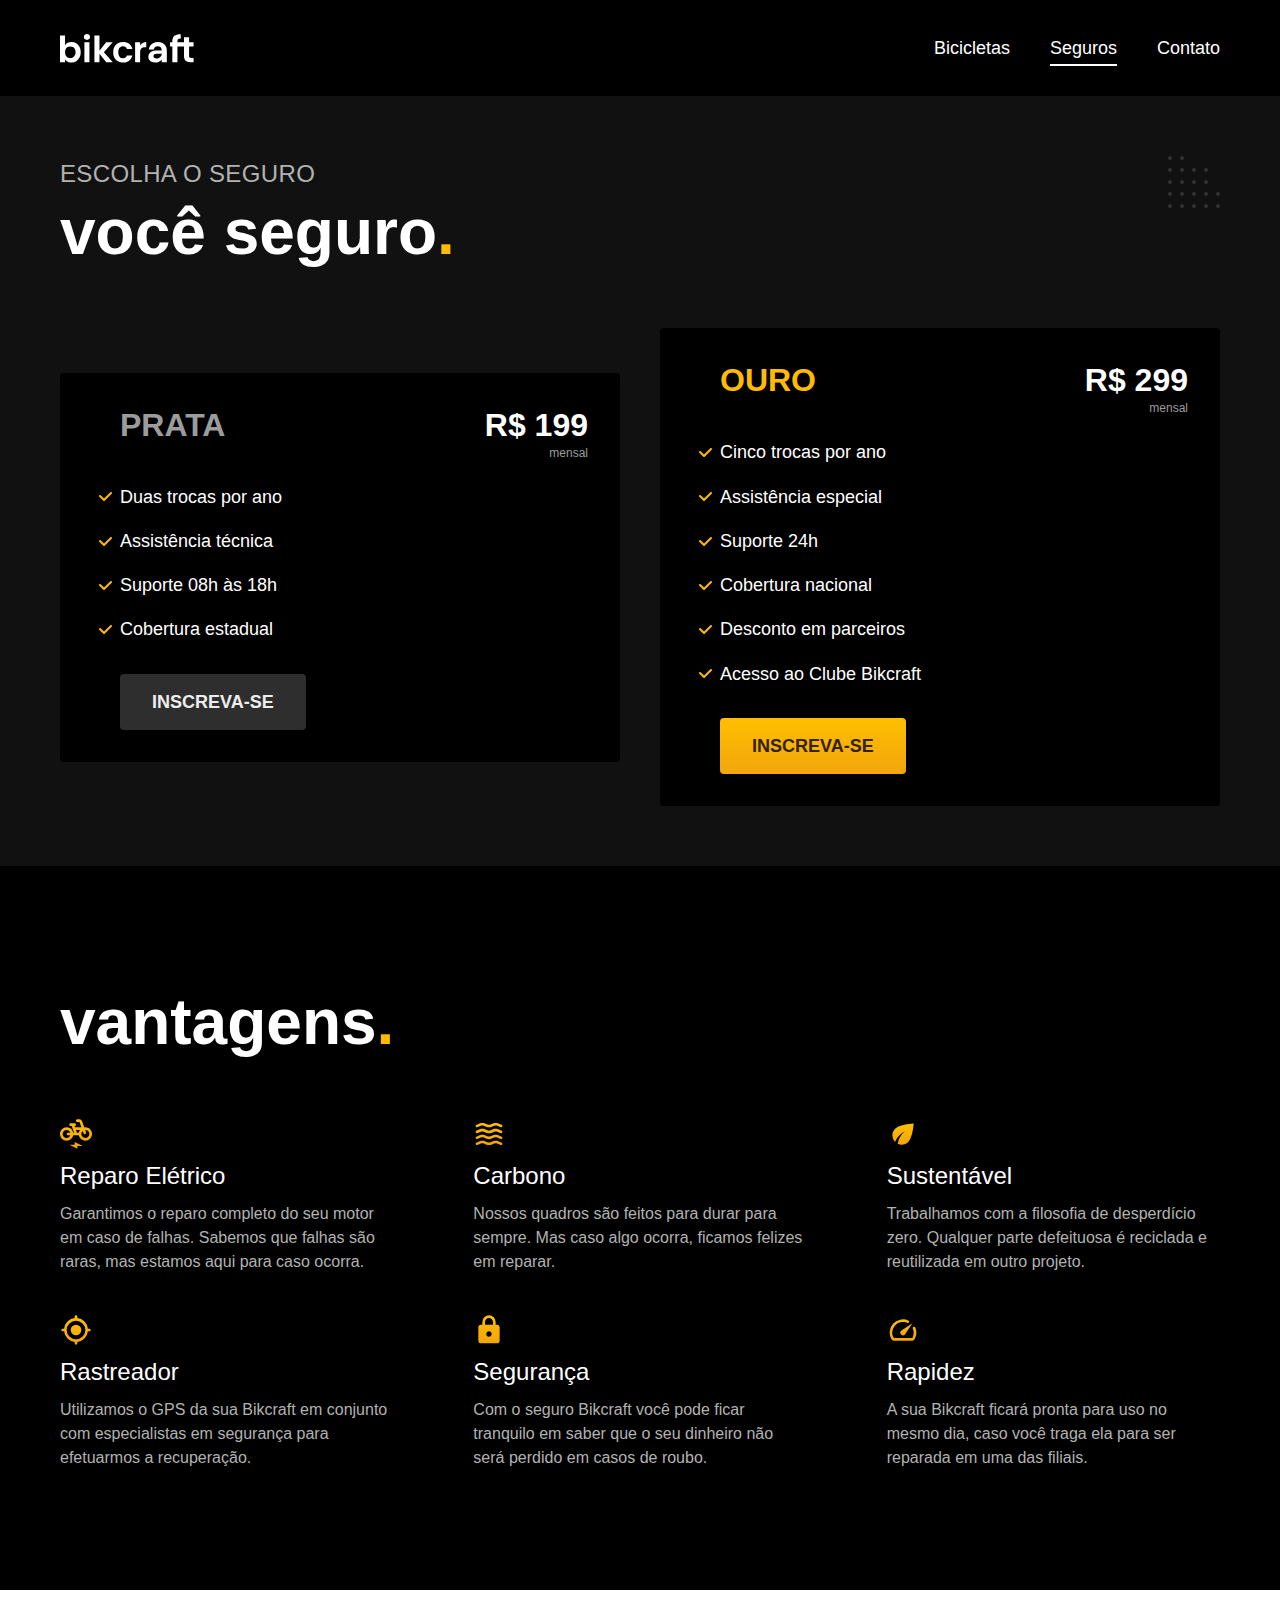
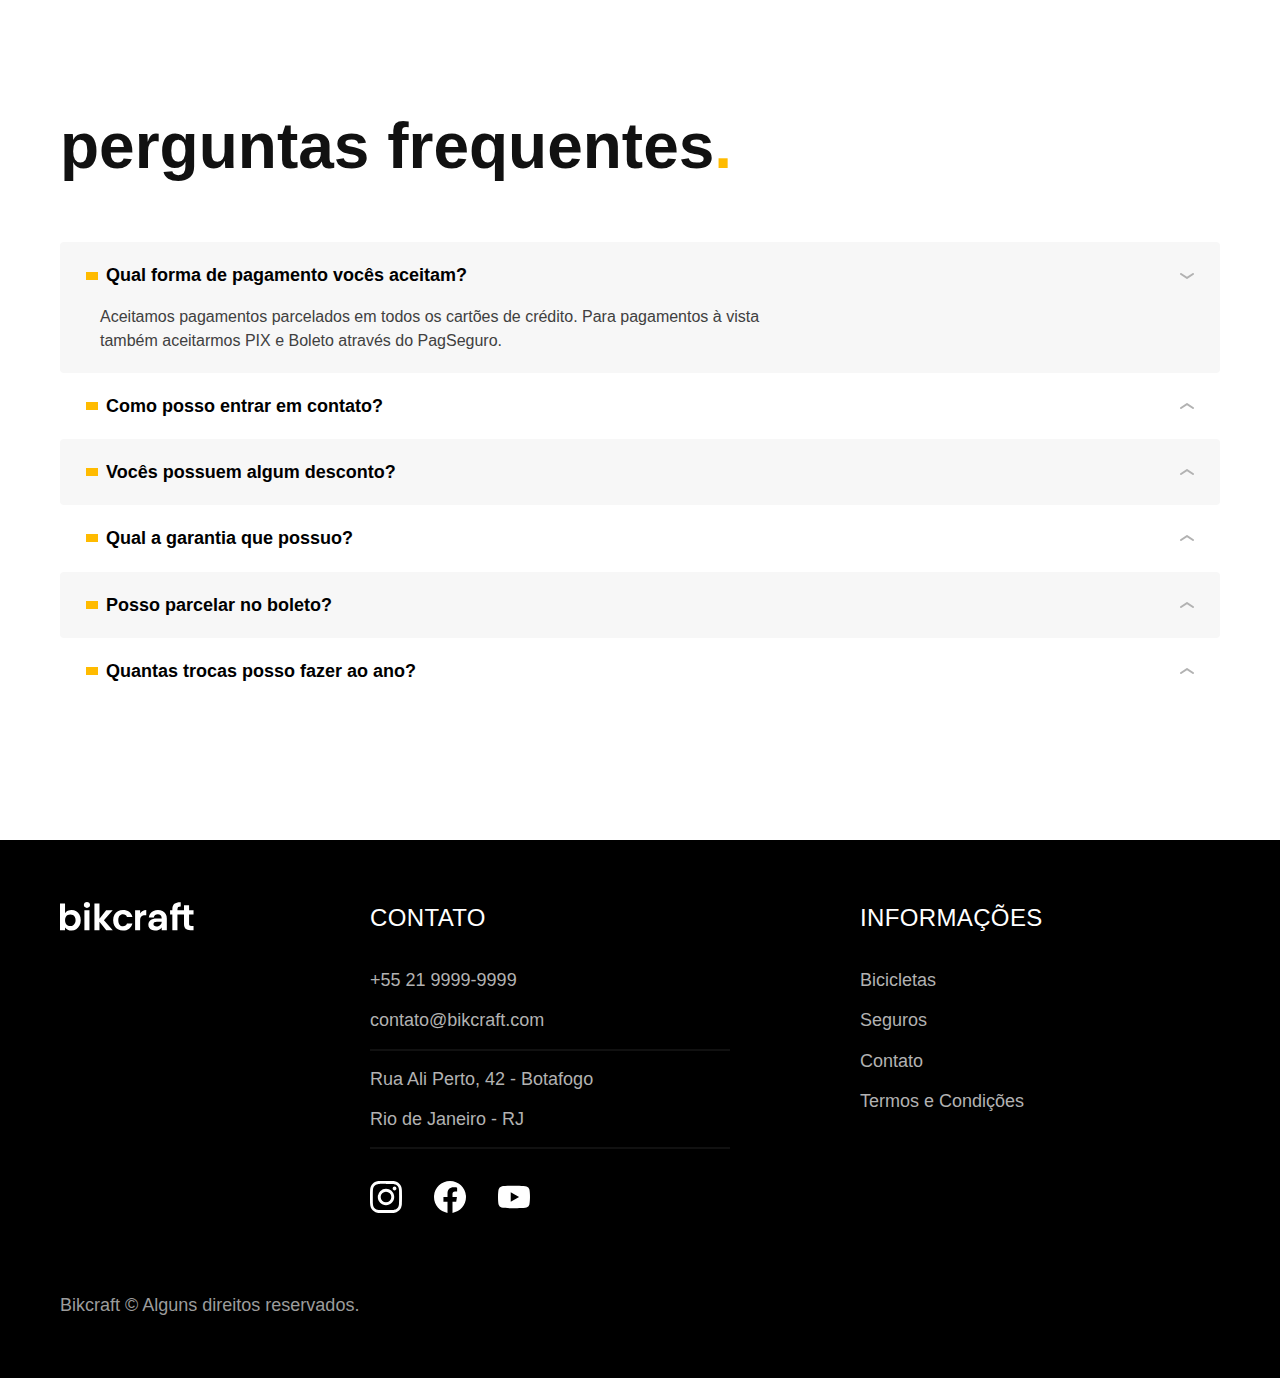
<file: seguros.html>
<!DOCTYPE html>
<html lang="pt-br">

<head>
  <meta charset="UTF-8">
  <meta name="viewport" content="width=device-width, initial-scale=1.0">

  <title>Seguros | Bikcraft</title>
  <meta name="description" content="Seguros.">

  <link rel="preload" href="./css/style.min.css" as="style">
  <link rel="stylesheet" href="./css/style.min.css">
</head>

<body id="seguros">
  <header class="header-bg">
    <div class="header container">
      <a href="./">
        <img src="./img/bikcraft.svg" alt="Bikcraft">
      </a>

      <nav aria-label="primaria">
        <ul class="header-menu font-1-m cor-0">
          <li><a href="./bicicletas.html">Bicicletas</a></li>
          <li><a href="./seguros.html">Seguros</a></li>
          <li><a href="./contato.html">Contato</a></li>
        </ul>
      </nav>
    </div>
  </header>

  <main class="seguros-bg">
    <div class="titulo-bg">
      <div class="titulo container">
        <p class="font-2-l-b cor-5">Escolha o seguro</p>
        <h1 class="font-1-xxl cor-0">você seguro<span class="cor-p1">.</span></h1>
      </div>
    </div>

    <div class="seguros container">

      <div class="seguros-item fadeInLeft" data-anime="200">
        <h3 class="font-1-xl cor-6">PRATA</h3>
        <span class="font-1-xl cor-0">R$ 199 <span class="font-1-xs cor-6">mensal</span></span>
        <ul class="font-2-m cor-0">
          <li>Duas trocas por ano</li>
          <li>Assistência técnica</li>
          <li>Suporte 08h às 18h</li>
          <li>Cobertura estadual</li>
        </ul>
        <a class="botao secundario" href="./orcamento.html?tipo=seguro&produto=prata">Inscreva-se</a>
      </div>

      <div class="seguros-item fadeInRight" data-anime="400">
        <h3 class="font-1-xl cor-p1">OURO</h3>
        <span class="font-1-xl cor-0">R$ 299 <span class="font-1-xs cor-6">mensal</span></span>
        <ul class="font-2-m cor-0">
          <li>Cinco trocas por ano</li>
          <li>Assistência especial</li>
          <li>Suporte 24h</li>
          <li>Cobertura nacional</li>
          <li>Desconto em parceiros</li>
          <li>Acesso ao Clube Bikcraft</li>
        </ul>
        <a class="botao" href="./orcamento.html?tipo=seguro&produto=ouro">Inscreva-se</a>
      </div>
    </div>
  </main>

  <article class="vantagens-bg">
    <div class="vantagens container">
      <h2 class="font-1-xxl cor-0">vantagens<span class="cor-p1">.</span></h2>
      <ul>
        <li>
          <img src="./img/icones/eletrica.svg" alt="">
          <h3 class="font-1-l cor-0">Reparo Elétrico</h3>
          <p class="font-2-s cor-5">Garantimos o reparo completo do seu motor em caso de falhas. Sabemos que falhas são raras, mas estamos aqui para caso ocorra.</p>
        </li>
        <li>
          <img src="./img/icones/carbono.svg" alt="">
          <h3 class="font-1-l cor-0">Carbono</h3>
          <p class="font-2-s cor-5">Nossos quadros são feitos para durar para sempre. Mas caso algo ocorra, ficamos felizes em reparar.</p>
        </li>
        <li>
          <img src="./img/icones/sustentavel.svg" alt="">
          <h3 class="font-1-l cor-0">Sustentável</h3>
          <p class="font-2-s cor-5">Trabalhamos com a filosofia de desperdício zero. Qualquer parte defeituosa é reciclada e reutilizada em outro projeto.</p>
        </li>
        <li>
          <img src="./img/icones/rastreador.svg" alt="">
          <h3 class="font-1-l cor-0">Rastreador</h3>
          <p class="font-2-s cor-5">Utilizamos o GPS da sua Bikcraft em conjunto com especialistas em segurança para efetuarmos a recuperação.</p>
        </li>
        <li>
          <img src="./img/icones/seguro.svg" alt="">
          <h3 class="font-1-l cor-0">Segurança</h3>
          <p class="font-2-s cor-5">Com o seguro Bikcraft você pode ficar tranquilo em saber que o seu dinheiro não será perdido em casos de roubo.</p>
        </li>
        <li>
          <img src="./img/icones/velocidade.svg" alt="">
          <h3 class="font-1-l cor-0">Rapidez</h3>
          <p class="font-2-s cor-5">A sua Bikcraft ficará pronta para uso no mesmo dia, caso você traga ela para ser reparada em uma das filiais.</p>
        </li>
      </ul>
    </div>
  </article>

  <article class="perguntas container">
    <h2 class="font-1-xxl">perguntas frequentes<span class="cor-p1">.</span></h2>

    <dl>
      <div>
        <dt><button class="font-1-m-b" aria-controls="pergunta1" aria-expanded="true">Qual forma de pagamento vocês aceitam?</button></dt>
        <dd id="pergunta1" class="font-2-s cor-9 ativa">Aceitamos pagamentos parcelados em todos os cartões de crédito. Para pagamentos à vista também aceitarmos PIX e Boleto através do PagSeguro.</dd>
      </div>
      <div>
        <dt><button class="font-1-m-b" aria-controls="pergunta2" aria-expanded="false">Como posso entrar em contato?</button></dt>
        <dd id="pergunta2" class="font-2-s cor-9">Aceitamos pagamentos parcelados em todos os cartões de crédito. Para pagamentos à vista também aceitarmos PIX e Boleto através do PagSeguro.</dd>
      </div>
      <div>
        <dt><button class="font-1-m-b" aria-controls="pergunta3" aria-expanded="false">Vocês possuem algum desconto?</button></dt>
        <dd id="pergunta3" class="font-2-s cor-9">Aceitamos pagamentos parcelados em todos os cartões de crédito. Para pagamentos à vista também aceitarmos PIX e Boleto através do PagSeguro.</dd>
      </div>
      <div>
        <dt><button class="font-1-m-b" aria-controls="pergunta4" aria-expanded="false">Qual a garantia que possuo?</button></dt>
        <dd id="pergunta4" class="font-2-s cor-9">Aceitamos pagamentos parcelados em todos os cartões de crédito. Para pagamentos à vista também aceitarmos PIX e Boleto através do PagSeguro.</dd>
      </div>
      <div>
        <dt><button class="font-1-m-b" aria-controls="pergunta5" aria-expanded="false">Posso parcelar no boleto?</button></dt>
        <dd id="pergunta5" class="font-2-s cor-9">Aceitamos pagamentos parcelados em todos os cartões de crédito. Para pagamentos à vista também aceitarmos PIX e Boleto através do PagSeguro.</dd>
      </div>
      <div>
        <dt><button class="font-1-m-b" aria-controls="pergunta6" aria-expanded="false">Quantas trocas posso fazer ao ano?</button></dt>
        <dd id="pergunta6" class="font-2-s cor-9">Aceitamos pagamentos parcelados em todos os cartões de crédito. Para pagamentos à vista também aceitarmos PIX e Boleto através do PagSeguro.</dd>
      </div>
    </dl>
  </article>

  <footer class="footer-bg">
    <div class="footer container">
      <img src="./img/bikcraft.svg" alt="Bikcraft">
      <div class="footer-contato">
        <h3 class="font-2-l-b cor-0">Contato</h3>
        <ul class="font-2-m cor-5">
          <li><a href="tel:+552199999999">+55 21 9999-9999</a></li>
          <li><a href="mailto:contato@bikcraft.com">contato@bikcraft.com</a></li>
          <li>Rua Ali Perto, 42 - Botafogo</li>
          <li>Rio de Janeiro - RJ</li>
        </ul>
        <div class="footer-redes">
          <a href="./">
            <img src="./img/redes/instagram.svg" alt="Instagram">
          </a>
          <a href="./">
            <img src="./img/redes/facebook.svg" alt="Facebook">
          </a>
          <a href="./">
            <img src="./img/redes/youtube.svg" alt="Youtube">
          </a>
        </div>
      </div>
      <div class="footer-informacoes">
        <h3 class="font-2-l-b cor-0">Informações</h3>
        <nav>
          <ul class="font-1-m cor-5">
            <li><a href="./bicicletas.html">Bicicletas</a></li>
            <li><a href="./seguros.html">Seguros</a></li>
            <li><a href="./contato.html">Contato</a></li>
            <li><a href="./termos.html">Termos e Condições</a></li>
          </ul>
        </nav>
      </div>
      <p class="footer-copy font-2-m cor-6">Bikcraft © Alguns direitos reservados.</p>
    </div>
  </footer>

  <script src="./js/plugins/simple-anime.js"></script>
  <script src="./js/script.js"></script>
</body>

</html>
</file>
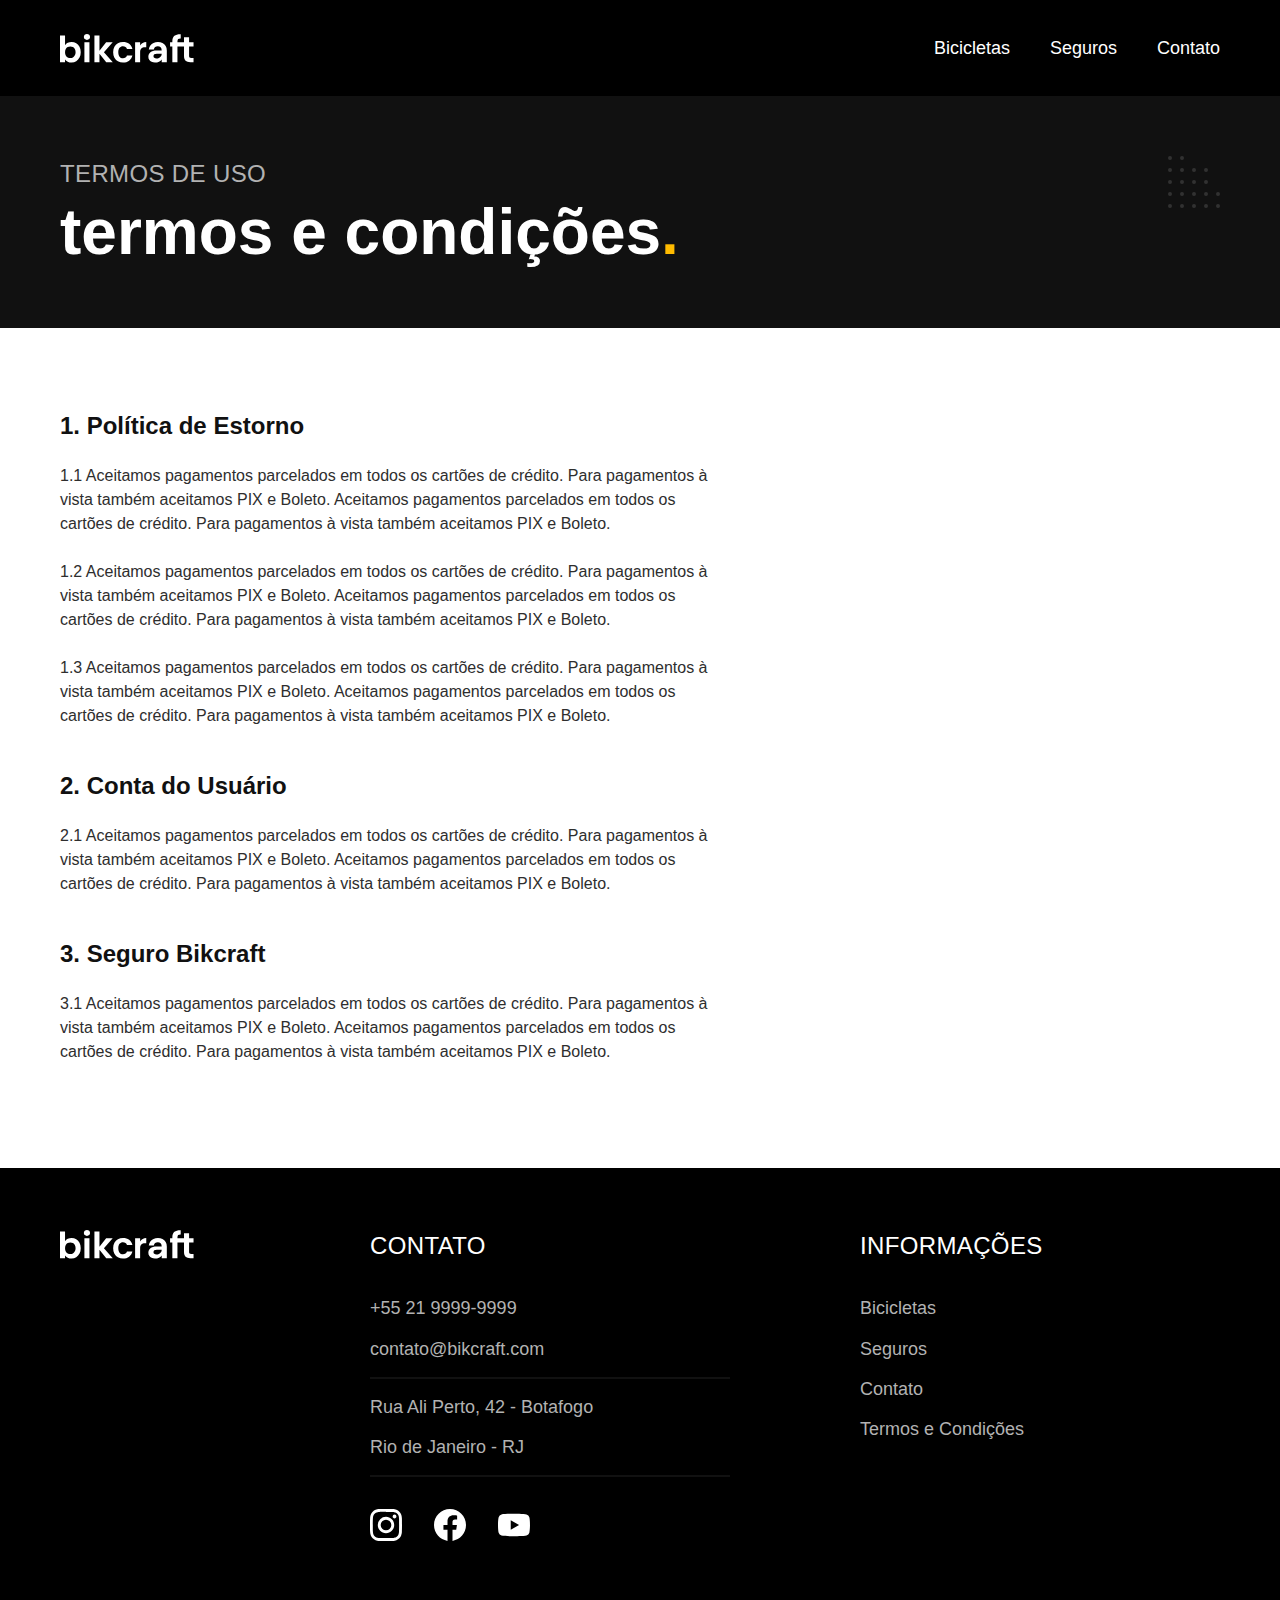
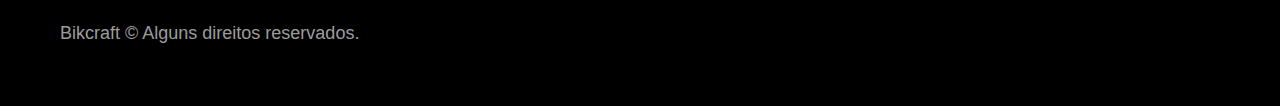
<file: termos.html>
<!DOCTYPE html>
<html lang="pt-br">

<head>
  <meta charset="UTF-8">
  <meta name="viewport" content="width=device-width, initial-scale=1.0">

  <title>Termos e Condições | Bikcraft</title>
  <meta name="description" content="Termos e condições.">

  <link rel="preload" href="./css/style.min.css" as="style">
  <link rel="stylesheet" href="./css/style.min.css">
</head>

<body id="termos">
  <header class="header-bg">
    <div class="header container">
      <a href="./">
        <img src="./img/bikcraft.svg" alt="Bikcraft">
      </a>

      <nav aria-label="primaria">
        <ul class="header-menu font-1-m cor-0">
          <li><a href="./bicicletas.html">Bicicletas</a></li>
          <li><a href="./seguros.html">Seguros</a></li>
          <li><a href="./contato.html">Contato</a></li>
        </ul>
      </nav>
    </div>
  </header>

  <main>
    <div class="titulo-bg">
      <div class="titulo container">
        <p class="font-2-l-b cor-5">Termos de uso</p>
        <h1 class="font-1-xxl cor-0">termos e condições<span class="cor-p1">.</span></h1>
      </div>
    </div>

    <div class="termos font-2-s cor-10 container">
      <h2 class="font-1-l cor-11">1. Política de Estorno</h2>
      <p>1.1 Aceitamos pagamentos parcelados em todos os cartões de crédito. Para pagamentos à vista também aceitamos PIX e Boleto. Aceitamos pagamentos parcelados em todos os cartões de crédito. Para pagamentos à vista também aceitamos PIX e Boleto.</p>
      <p>1.2 Aceitamos pagamentos parcelados em todos os cartões de crédito. Para pagamentos à vista também aceitamos PIX e Boleto. Aceitamos pagamentos parcelados em todos os cartões de crédito. Para pagamentos à vista também aceitamos PIX e Boleto.</p>
      <p>1.3 Aceitamos pagamentos parcelados em todos os cartões de crédito. Para pagamentos à vista também aceitamos PIX e Boleto. Aceitamos pagamentos parcelados em todos os cartões de crédito. Para pagamentos à vista também aceitamos PIX e Boleto.</p>
      <h2 class="font-1-l cor-11">2. Conta do Usuário</h2>
      <p>2.1 Aceitamos pagamentos parcelados em todos os cartões de crédito. Para pagamentos à vista também aceitamos PIX e Boleto. Aceitamos pagamentos parcelados em todos os cartões de crédito. Para pagamentos à vista também aceitamos PIX e Boleto.</p>
      <h2 class="font-1-l cor-11">3. Seguro Bikcraft</h2>
      <p>3.1 Aceitamos pagamentos parcelados em todos os cartões de crédito. Para pagamentos à vista também aceitamos PIX e Boleto. Aceitamos pagamentos parcelados em todos os cartões de crédito. Para pagamentos à vista também aceitamos PIX e Boleto.</p>
    </div>
  </main>

  <footer class="footer-bg">
    <div class="footer container">
      <img src="./img/bikcraft.svg" alt="Bikcraft">
      <div class="footer-contato">
        <h3 class="font-2-l-b cor-0">Contato</h3>
        <ul class="font-2-m cor-5">
          <li><a href="tel:+552199999999">+55 21 9999-9999</a></li>
          <li><a href="mailto:contato@bikcraft.com">contato@bikcraft.com</a></li>
          <li>Rua Ali Perto, 42 - Botafogo</li>
          <li>Rio de Janeiro - RJ</li>
        </ul>
        <div class="footer-redes">
          <a href="./">
            <img src="./img/redes/instagram.svg" alt="Instagram">
          </a>
          <a href="./">
            <img src="./img/redes/facebook.svg" alt="Facebook">
          </a>
          <a href="./">
            <img src="./img/redes/youtube.svg" alt="Youtube">
          </a>
        </div>
      </div>
      <div class="footer-informacoes">
        <h3 class="font-2-l-b cor-0">Informações</h3>
        <nav>
          <ul class="font-1-m cor-5">
            <li><a href="./bicicletas.html">Bicicletas</a></li>
            <li><a href="./seguros.html">Seguros</a></li>
            <li><a href="./contato.html">Contato</a></li>
            <li><a href="./termos.html">Termos e Condições</a></li>
          </ul>
        </nav>
      </div>
      <p class="footer-copy font-2-m cor-6">Bikcraft © Alguns direitos reservados.</p>
    </div>
  </footer>
  <script src="./js/script.js"></script>
</body>

</html>
</file>
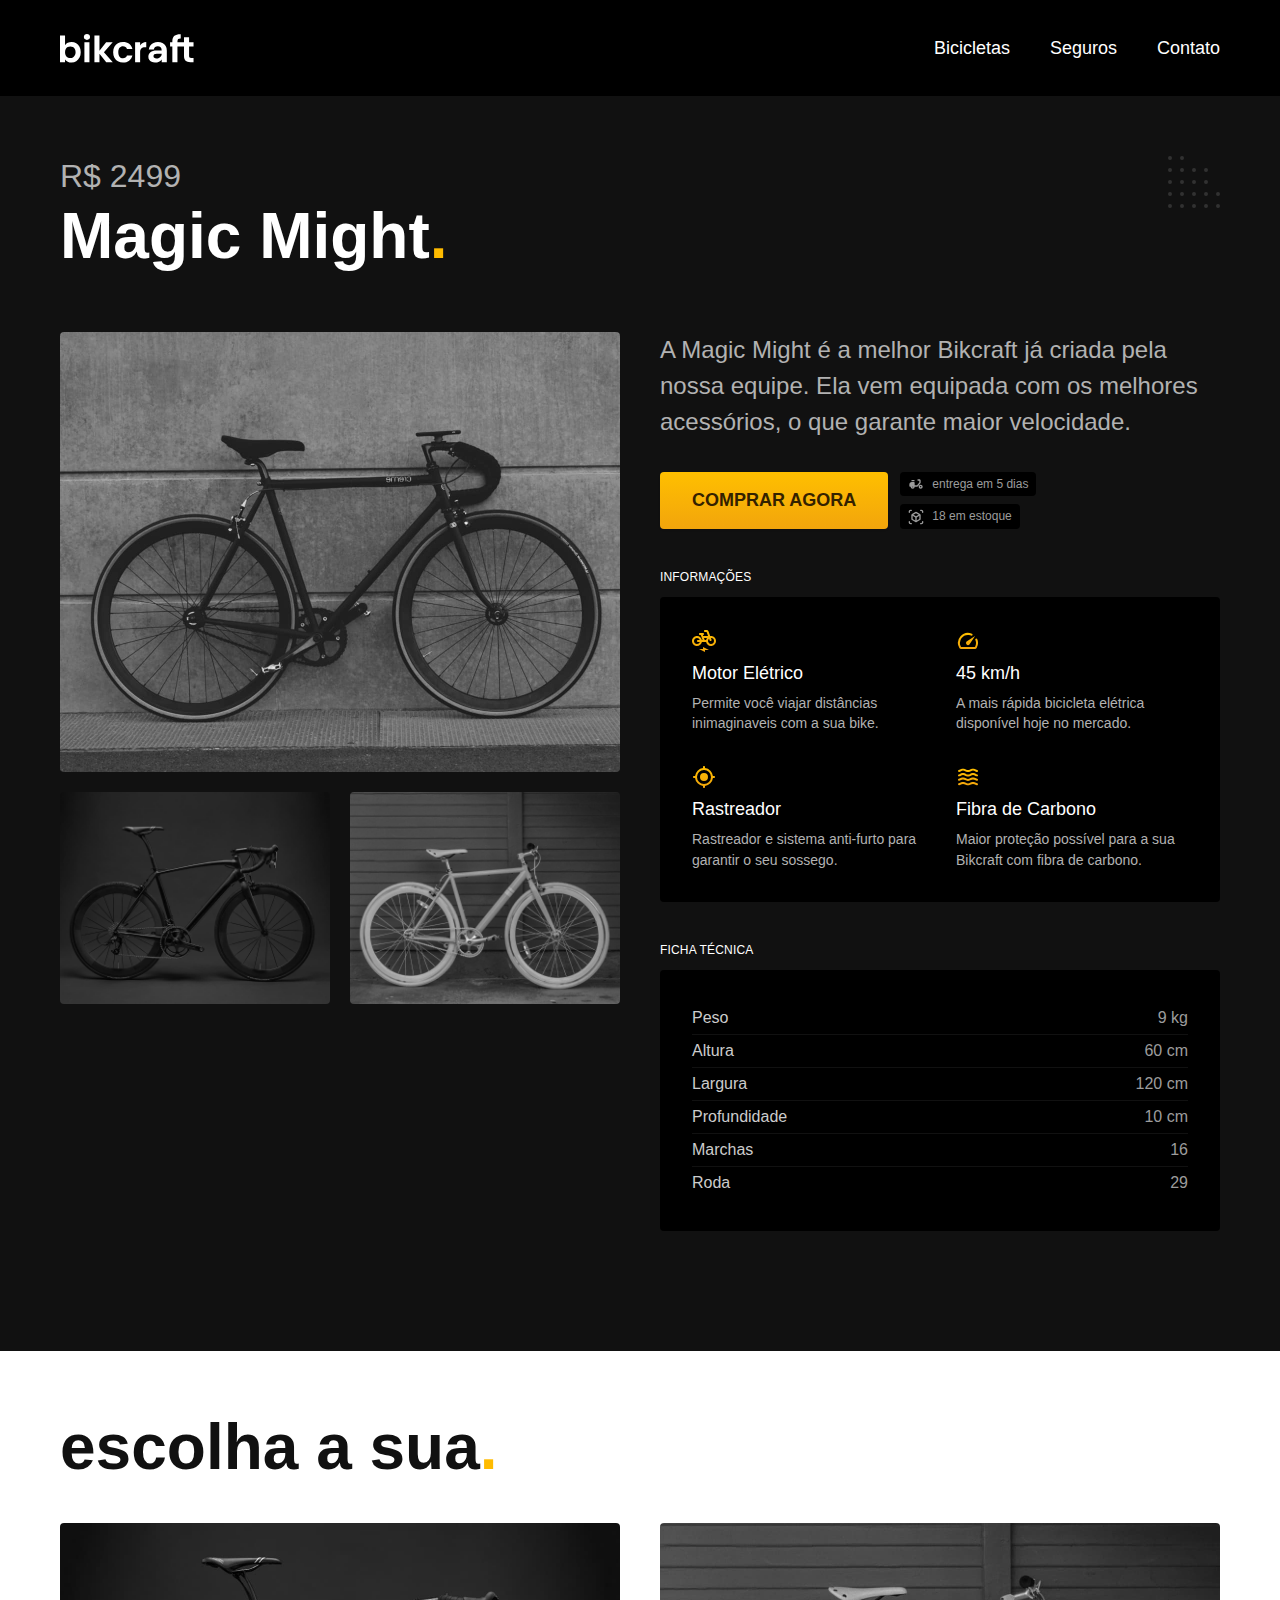
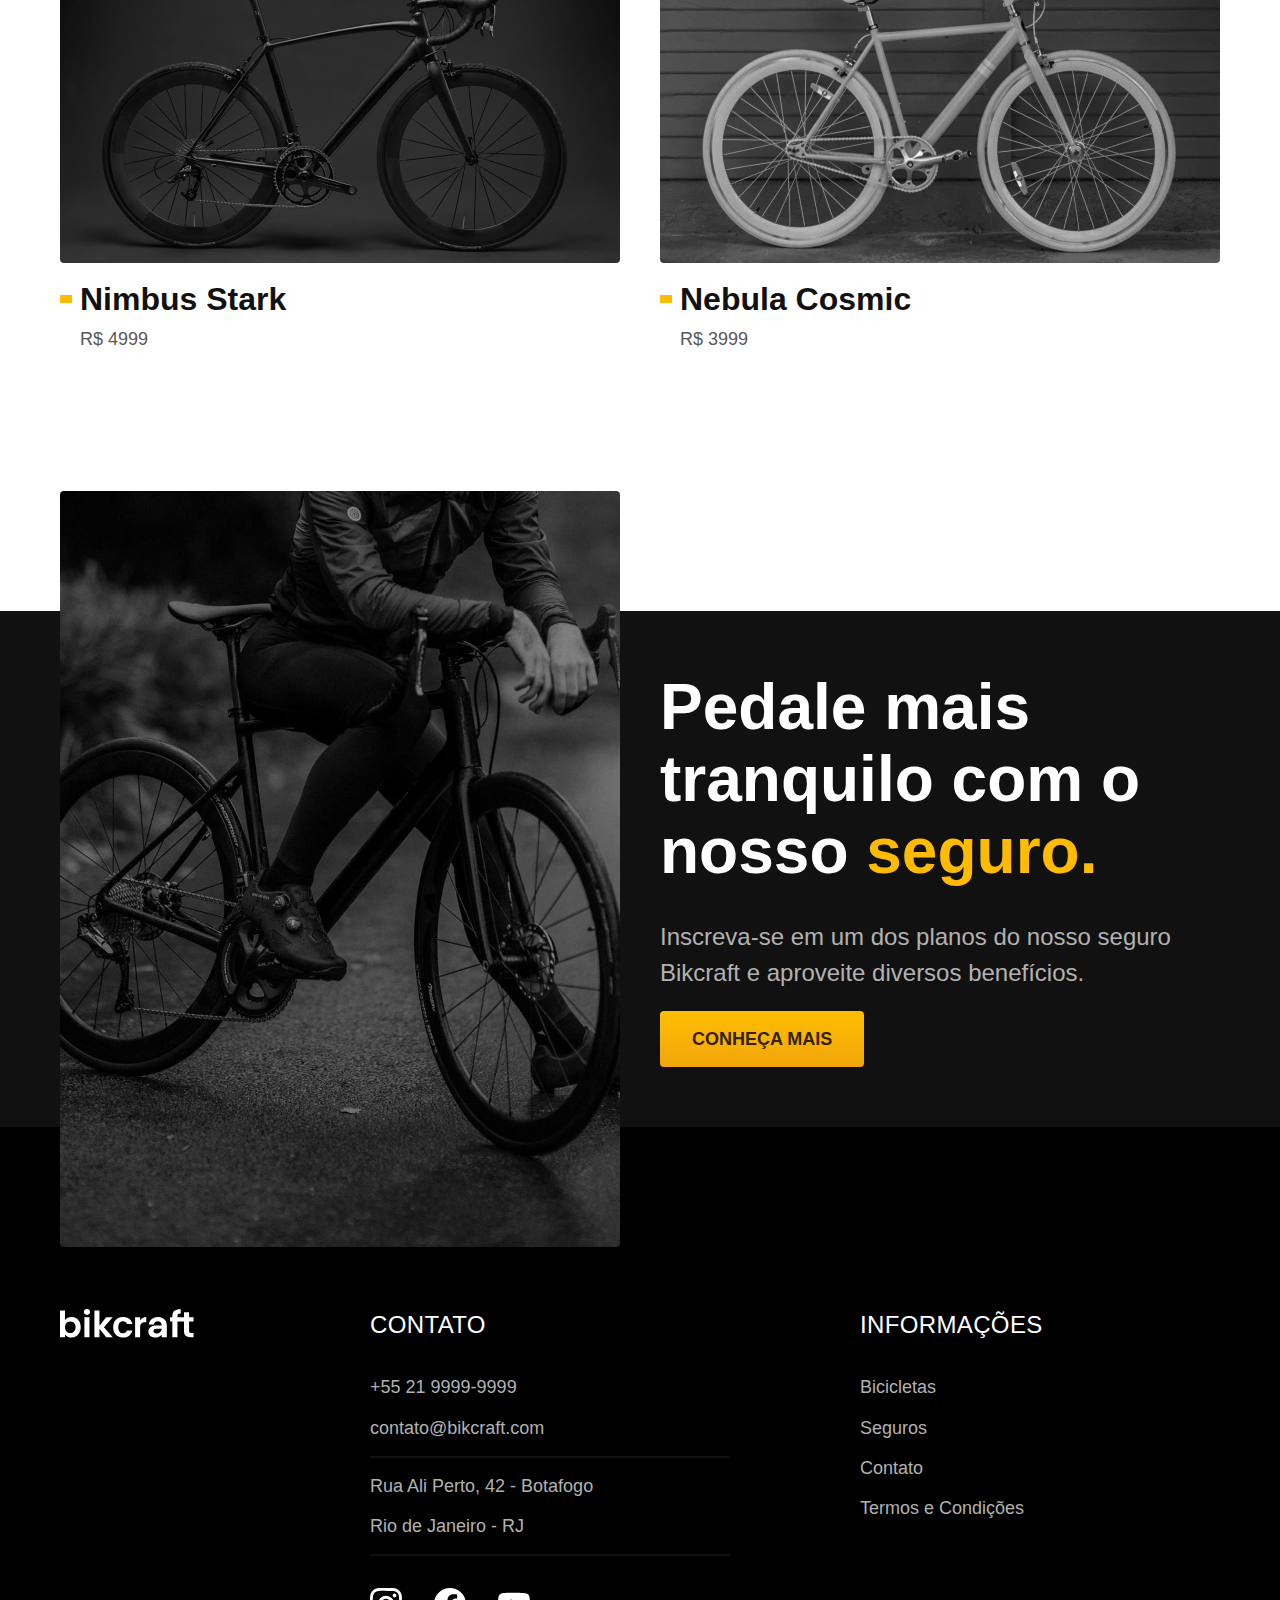
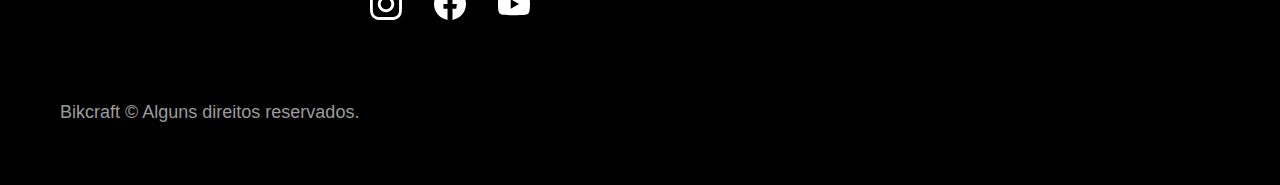
<file: bicicletas/magic.html>
<!DOCTYPE html>
<html lang="pt-br">

<head>
  <meta charset="UTF-8">
  <meta name="viewport" content="width=device-width, initial-scale=1.0">

  <title>Magic | Bikcraft</title>
  <meta name="description" content="Magic.">

  <link rel="preload" href="../css/style.css" as="style">
  <link rel="stylesheet" href="../css/style.css">
</head>

<body id="bicicleta">
  <header class="header-bg">
    <div class="header container">
      <a href="../">
        <img src="../img/bikcraft.svg" alt="Bikcraft">
      </a>

      <nav aria-label="primaria">
        <ul class="header-menu font-1-m cor-0">
          <li><a href="../bicicletas.html">Bicicletas</a></li>
          <li><a href="../seguros.html">Seguros</a></li>
          <li><a href="../contato.html">Contato</a></li>
        </ul>
      </nav>
    </div>
  </header>

  <main class="titulo-bg">
    <div>
      <div class="titulo container">
        <p class="font-2-xl cor-5">R$ 2499</p>
        <h1 class="font-1-xxl cor-0">Magic Might<span class="cor-p1">.</span></h1>
      </div>
    </div>
    <div class="bicicleta container">
      <div class="bicicleta-imagens">
        <img src="../img/bicicleta/nimbus2.jpg" alt="Bicicleta 1">
        <img src="../img/bicicleta/nimbus1.jpg" alt="Bicicleta 2">
        <img src="../img/bicicleta/nimbus3.jpg" alt="Bicicleta 3">
      </div>
      <div class="bicicleta-conteudo">
        <p class="font-2-l cor-5">A Magic Might é a melhor Bikcraft já criada pela nossa equipe. Ela vem equipada com os melhores acessórios, o que garante maior velocidade.</p>
        <div class="bicicleta-comprar">
          <a class="botao" href="../orcamento.html?tipo=bikcraft&produto=magic">Comprar Agora</a>
          <span class="font-1-xs cor-6"><img src="../img/icones/entrega.svg" alt=""> entrega em 5 dias</span>
          <span class="font-1-xs cor-6"><img src="../img/icones/estoque.svg" alt=""> 18 em estoque</span>
        </div>

        <h2 class="font-1-xs cor-0">Informações</h2>
        <ul class="bicicleta-informacoes">
          <li>
            <img src="../img/icones/eletrica.svg" alt="">
            <h3 class="font-1-m cor-0">Motor Elétrico</h3>
            <p class="font-2-xs cor-5">Permite você viajar distâncias inimaginaveis com a sua bike.</p>
          </li>
          <li>
            <img src="../img/icones/velocidade.svg" alt="">
            <h3 class="font-1-m cor-0">45 km/h</h3>
            <p class="font-2-xs cor-5">A mais rápida bicicleta elétrica disponível hoje no mercado.</p>
          </li>
          <li>
            <img src="../img/icones/rastreador.svg" alt="">
            <h3 class="font-1-m cor-0">Rastreador</h3>
            <p class="font-2-xs cor-5">Rastreador e sistema anti-furto para garantir o seu sossego.</p>
          </li>
          <li>
            <img src="../img/icones/carbono.svg" alt="">
            <h3 class="font-1-m cor-0">Fibra de Carbono</h3>
            <p class="font-2-xs cor-5">Maior proteção possível para a sua Bikcraft com fibra de carbono.</p>
          </li>
        </ul>
        <h2 class="font-1-xs cor-0">Ficha Técnica</h2>
        <ul class="bicicleta-ficha font-2-s cor-4">
          <li>Peso <span>9 kg</span></li>
          <li>Altura <span>60 cm</span></li>
          <li>Largura <span>120 cm</span></li>
          <li>Profundidade <span>10 cm</span></li>
          <li>Marchas <span>16</span></li>
          <li>Roda <span>29</span></li>
        </ul>
      </div>
    </div>
  </main>

  <article class="bicicletas-lista container">
    <h2 class="font-1-xxl">escolha a sua<span class="cor-p1">.</span></h2>

    <ul>
      <li>
        <a href="./nimbus.html">
          <img src="../img/bicicletas/nimbus.jpg" alt="Bicicleta preta">
          <h3 class="font-1-xl">Nimbus Stark</h3>
          <span class="font-2-m cor-8">R$ 4999</span>
        </a>
      </li>
      <li>
        <a href="./nebula.html">
          <img src="../img/bicicletas/nebula.jpg" alt="Bicicleta preta">
          <h3 class="font-1-xl">Nebula Cosmic</h3>
          <span class="font-2-m cor-8">R$ 3999</span>
        </a>
      </li>
    </ul>
  </article>

  <article class="seguro-bg">
    <div class="seguro container">
      <div class="seguro-imagem">
        <img src="../img/fotos/seguros.jpg" alt="Pessoa parada em cima de uma bicicleta.">
      </div>
      <div class="seguro-conteudo">
        <h2 class="font-1-xxl cor-0">Pedale mais tranquilo com o nosso <span class="cor-p1">seguro.</span></h2>
        <p class="font-2-l cor-5">Inscreva-se em um dos planos do nosso seguro Bikcraft e aproveite diversos benefícios.</p>
        <a class="botao" href="../seguros.html">Conheça Mais</a>
      </div>
    </div>
  </article>

  <footer class="footer-bg">
    <div class="footer container">
      <img src="../img/bikcraft.svg" alt="Bikcraft">
      <div class="footer-contato">
        <h3 class="font-2-l-b cor-0">Contato</h3>
        <ul class="font-2-m cor-5">
          <li><a href="tel:+552199999999">+55 21 9999-9999</a></li>
          <li><a href="mailto:contato@bikcraft.com">contato@bikcraft.com</a></li>
          <li>Rua Ali Perto, 42 - Botafogo</li>
          <li>Rio de Janeiro - RJ</li>
        </ul>
        <div class="footer-redes">
          <a href="../">
            <img src="../img/redes/instagram.svg" alt="Instagram">
          </a>
          <a href="../">
            <img src="../img/redes/facebook.svg" alt="Facebook">
          </a>
          <a href="../">
            <img src="../img/redes/youtube.svg" alt="Youtube">
          </a>
        </div>
      </div>
      <div class="footer-informacoes">
        <h3 class="font-2-l-b cor-0">Informações</h3>
        <nav>
          <ul class="font-1-m cor-5">
            <li><a href="../bicicletas.html">Bicicletas</a></li>
            <li><a href="../seguros.html">Seguros</a></li>
            <li><a href="../contato.html">Contato</a></li>
            <li><a href="../termos.html">Termos e Condições</a></li>
          </ul>
        </nav>
      </div>
      <p class="footer-copy font-2-m cor-6">Bikcraft © Alguns direitos reservados.</p>
    </div>
  </footer>
  <script src="../js/script.js"></script>
</body>

</html>
</file>
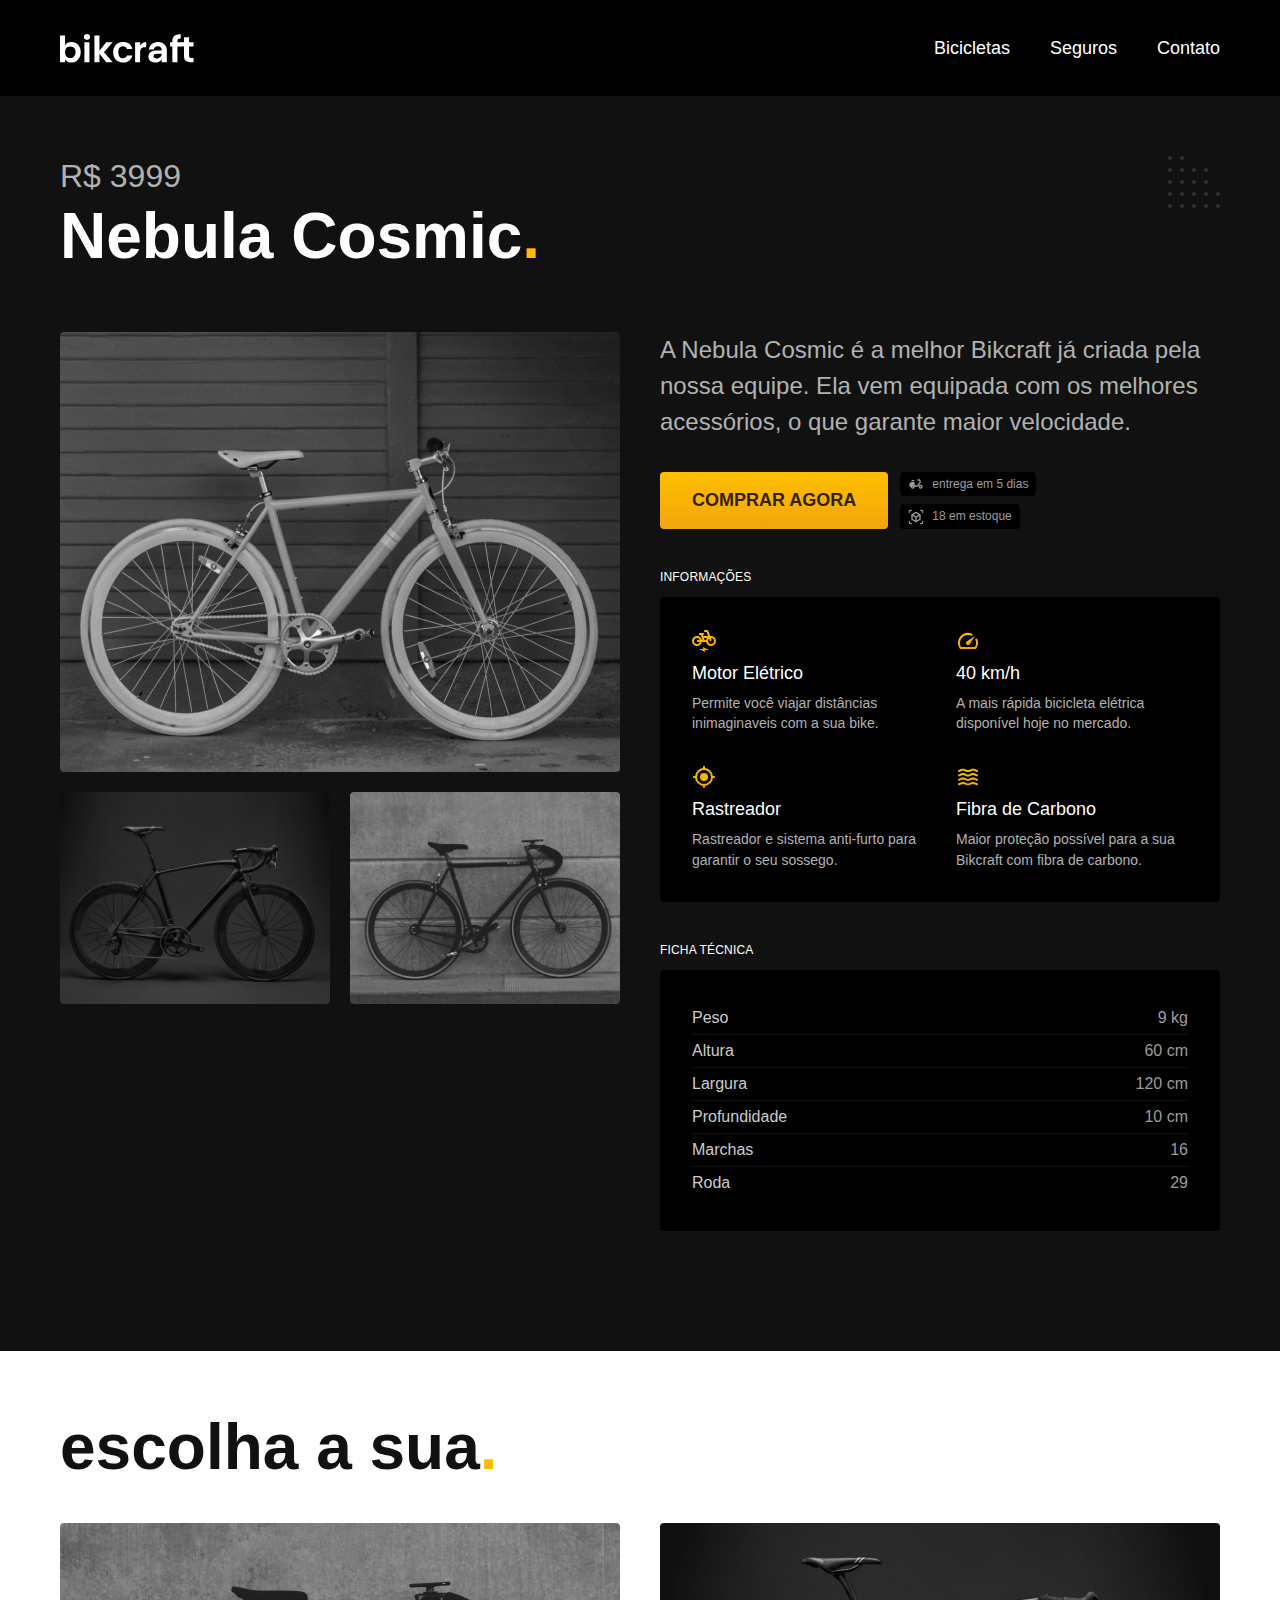
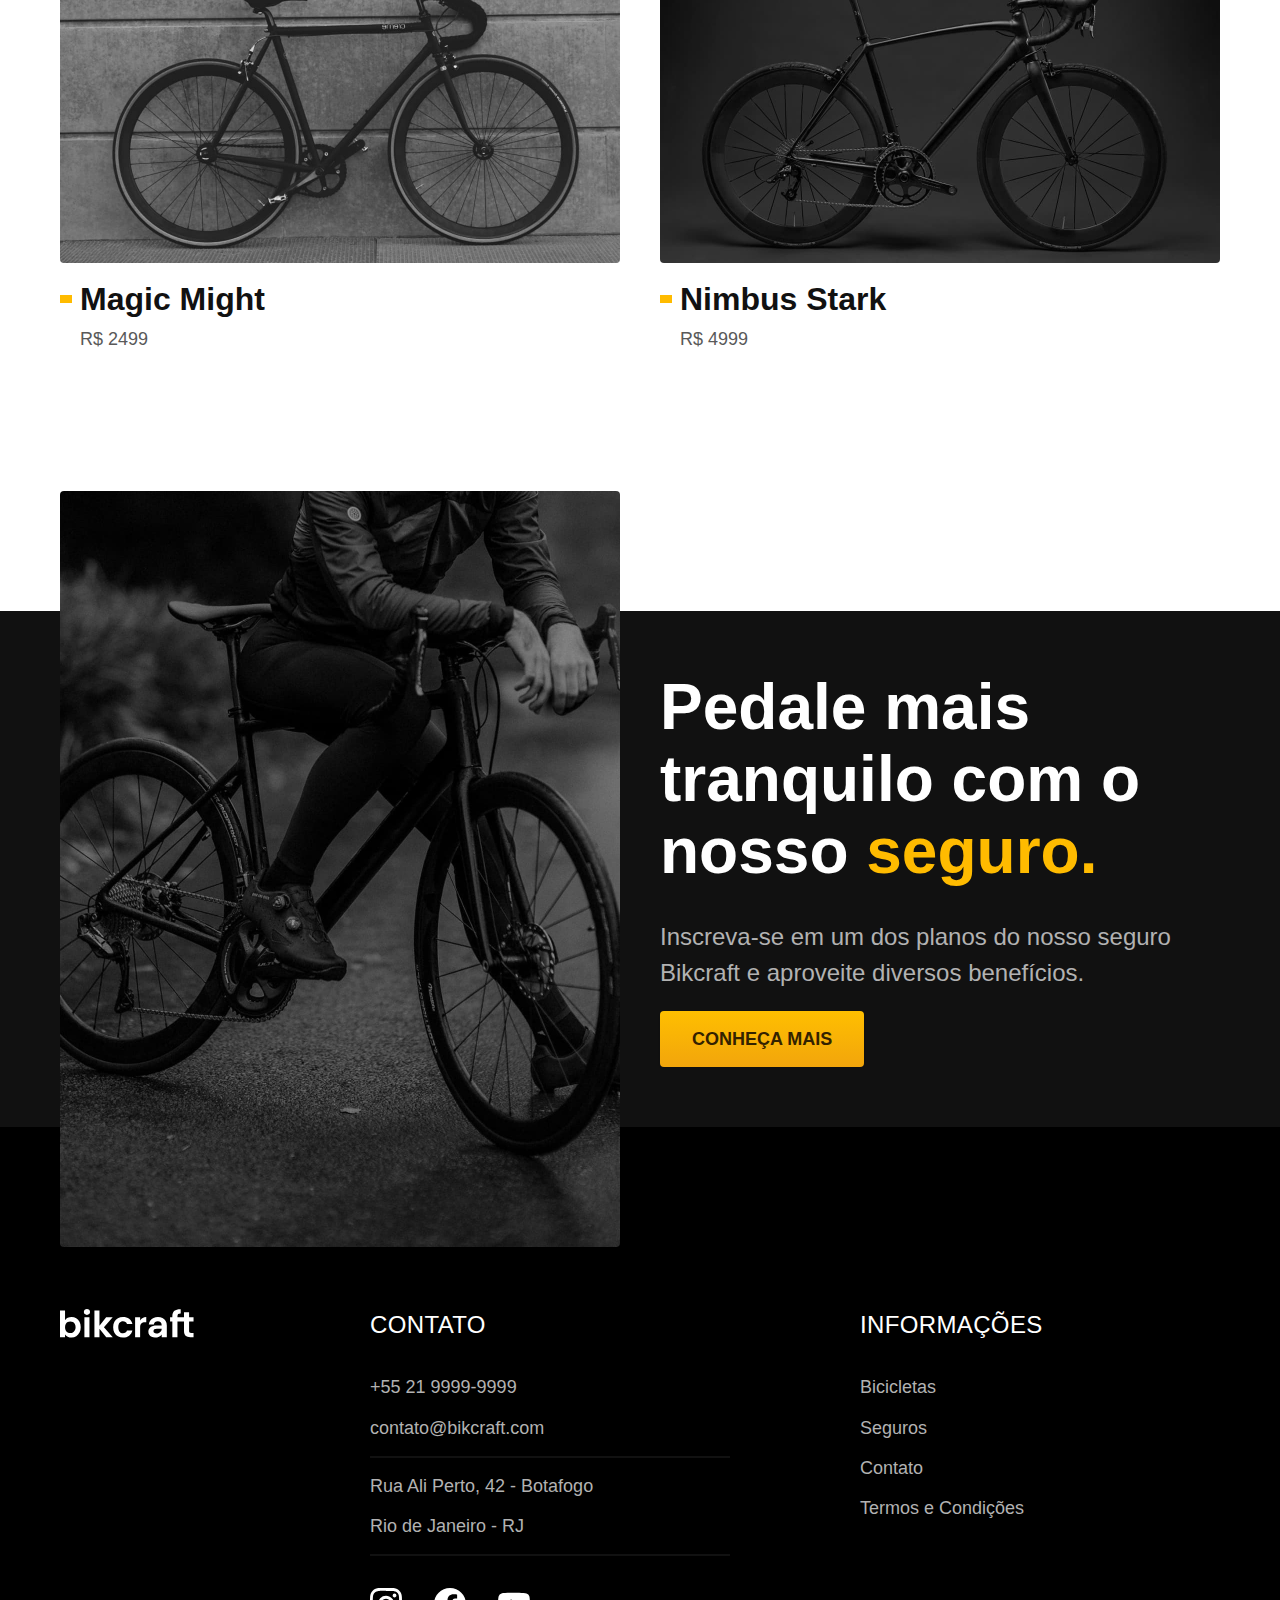
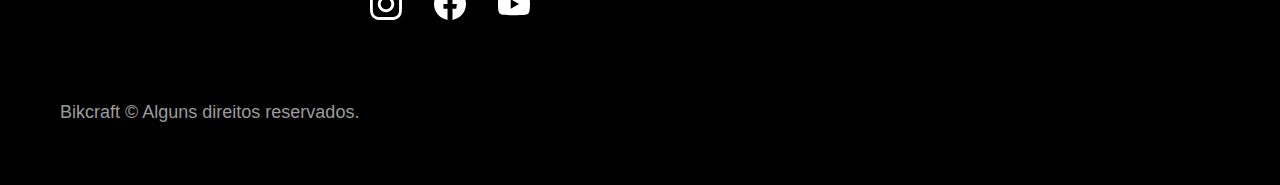
<file: bicicletas/nebula.html>
<!DOCTYPE html>
<html lang="pt-br">

<head>
  <meta charset="UTF-8">
  <meta name="viewport" content="width=device-width, initial-scale=1.0">

  <title>Nebula | Bikcraft</title>
  <meta name="description" content="Nebula.">

  <link rel="preload" href="../css/style.css" as="style">
  <link rel="stylesheet" href="../css/style.css">
</head>

<body id="bicicleta">
  <header class="header-bg">
    <div class="header container">
      <a href="../">
        <img src="../img/bikcraft.svg" alt="Bikcraft">
      </a>

      <nav aria-label="primaria">
        <ul class="header-menu font-1-m cor-0">
          <li><a href="../bicicletas.html">Bicicletas</a></li>
          <li><a href="../seguros.html">Seguros</a></li>
          <li><a href="../contato.html">Contato</a></li>
        </ul>
      </nav>
    </div>
  </header>

  <main class="titulo-bg">
    <div>
      <div class="titulo container">
        <p class="font-2-xl cor-5">R$ 3999</p>
        <h1 class="font-1-xxl cor-0">Nebula Cosmic<span class="cor-p1">.</span></h1>
      </div>
    </div>
    <div class="bicicleta container">
      <div class="bicicleta-imagens">
        <img src="../img/bicicleta/nimbus3.jpg" alt="Bicicleta 1">
        <img src="../img/bicicleta/nimbus1.jpg" alt="Bicicleta 2">
        <img src="../img/bicicleta/nimbus2.jpg" alt="Bicicleta 3">
      </div>
      <div class="bicicleta-conteudo">
        <p class="font-2-l cor-5">A Nebula Cosmic é a melhor Bikcraft já criada pela nossa equipe. Ela vem equipada com os melhores acessórios, o que garante maior velocidade.</p>
        <div class="bicicleta-comprar">
          <a class="botao" href="../orcamento.html?tipo=bikcraft&produto=nebula">Comprar Agora</a>
          <span class="font-1-xs cor-6"><img src="../img/icones/entrega.svg" alt=""> entrega em 5 dias</span>
          <span class="font-1-xs cor-6"><img src="../img/icones/estoque.svg" alt=""> 18 em estoque</span>
        </div>

        <h2 class="font-1-xs cor-0">Informações</h2>
        <ul class="bicicleta-informacoes">
          <li>
            <img src="../img/icones/eletrica.svg" alt="">
            <h3 class="font-1-m cor-0">Motor Elétrico</h3>
            <p class="font-2-xs cor-5">Permite você viajar distâncias inimaginaveis com a sua bike.</p>
          </li>
          <li>
            <img src="../img/icones/velocidade.svg" alt="">
            <h3 class="font-1-m cor-0">40 km/h</h3>
            <p class="font-2-xs cor-5">A mais rápida bicicleta elétrica disponível hoje no mercado.</p>
          </li>
          <li>
            <img src="../img/icones/rastreador.svg" alt="">
            <h3 class="font-1-m cor-0">Rastreador</h3>
            <p class="font-2-xs cor-5">Rastreador e sistema anti-furto para garantir o seu sossego.</p>
          </li>
          <li>
            <img src="../img/icones/carbono.svg" alt="">
            <h3 class="font-1-m cor-0">Fibra de Carbono</h3>
            <p class="font-2-xs cor-5">Maior proteção possível para a sua Bikcraft com fibra de carbono.</p>
          </li>
        </ul>
        <h2 class="font-1-xs cor-0">Ficha Técnica</h2>
        <ul class="bicicleta-ficha font-2-s cor-4">
          <li>Peso <span>9 kg</span></li>
          <li>Altura <span>60 cm</span></li>
          <li>Largura <span>120 cm</span></li>
          <li>Profundidade <span>10 cm</span></li>
          <li>Marchas <span>16</span></li>
          <li>Roda <span>29</span></li>
        </ul>
      </div>
    </div>
  </main>

  <article class="bicicletas-lista container">
    <h2 class="font-1-xxl">escolha a sua<span class="cor-p1">.</span></h2>

    <ul>
      <li>
        <a href="./magic.html">
          <img src="../img/bicicletas/magic.jpg" alt="Bicicleta preta">
          <h3 class="font-1-xl">Magic Might</h3>
          <span class="font-2-m cor-8">R$ 2499</span>
        </a>
      </li>
      <li>
        <a href="./nimbus.html">
          <img src="../img/bicicletas/nimbus.jpg" alt="Bicicleta preta">
          <h3 class="font-1-xl">Nimbus Stark</h3>
          <span class="font-2-m cor-8">R$ 4999</span>
        </a>
      </li>
    </ul>
  </article>

  <article class="seguro-bg">
    <div class="seguro container">
      <div class="seguro-imagem">
        <img src="../img/fotos/seguros.jpg" alt="Pessoa parada em cima de uma bicicleta.">
      </div>
      <div class="seguro-conteudo">
        <h2 class="font-1-xxl cor-0">Pedale mais tranquilo com o nosso <span class="cor-p1">seguro.</span></h2>
        <p class="font-2-l cor-5">Inscreva-se em um dos planos do nosso seguro Bikcraft e aproveite diversos benefícios.</p>
        <a class="botao" href="../seguros.html">Conheça Mais</a>
      </div>
    </div>
  </article>

  <footer class="footer-bg">
    <div class="footer container">
      <img src="../img/bikcraft.svg" alt="Bikcraft">
      <div class="footer-contato">
        <h3 class="font-2-l-b cor-0">Contato</h3>
        <ul class="font-2-m cor-5">
          <li><a href="tel:+552199999999">+55 21 9999-9999</a></li>
          <li><a href="mailto:contato@bikcraft.com">contato@bikcraft.com</a></li>
          <li>Rua Ali Perto, 42 - Botafogo</li>
          <li>Rio de Janeiro - RJ</li>
        </ul>
        <div class="footer-redes">
          <a href="../">
            <img src="../img/redes/instagram.svg" alt="Instagram">
          </a>
          <a href="../">
            <img src="../img/redes/facebook.svg" alt="Facebook">
          </a>
          <a href="../">
            <img src="../img/redes/youtube.svg" alt="Youtube">
          </a>
        </div>
      </div>
      <div class="footer-informacoes">
        <h3 class="font-2-l-b cor-0">Informações</h3>
        <nav>
          <ul class="font-1-m cor-5">
            <li><a href="../bicicletas.html">Bicicletas</a></li>
            <li><a href="../seguros.html">Seguros</a></li>
            <li><a href="../contato.html">Contato</a></li>
            <li><a href="../termos.html">Termos e Condições</a></li>
          </ul>
        </nav>
      </div>
      <p class="footer-copy font-2-m cor-6">Bikcraft © Alguns direitos reservados.</p>
    </div>
  </footer>
  <script src="../js/script.js"></script>
</body>

</html>
</file>
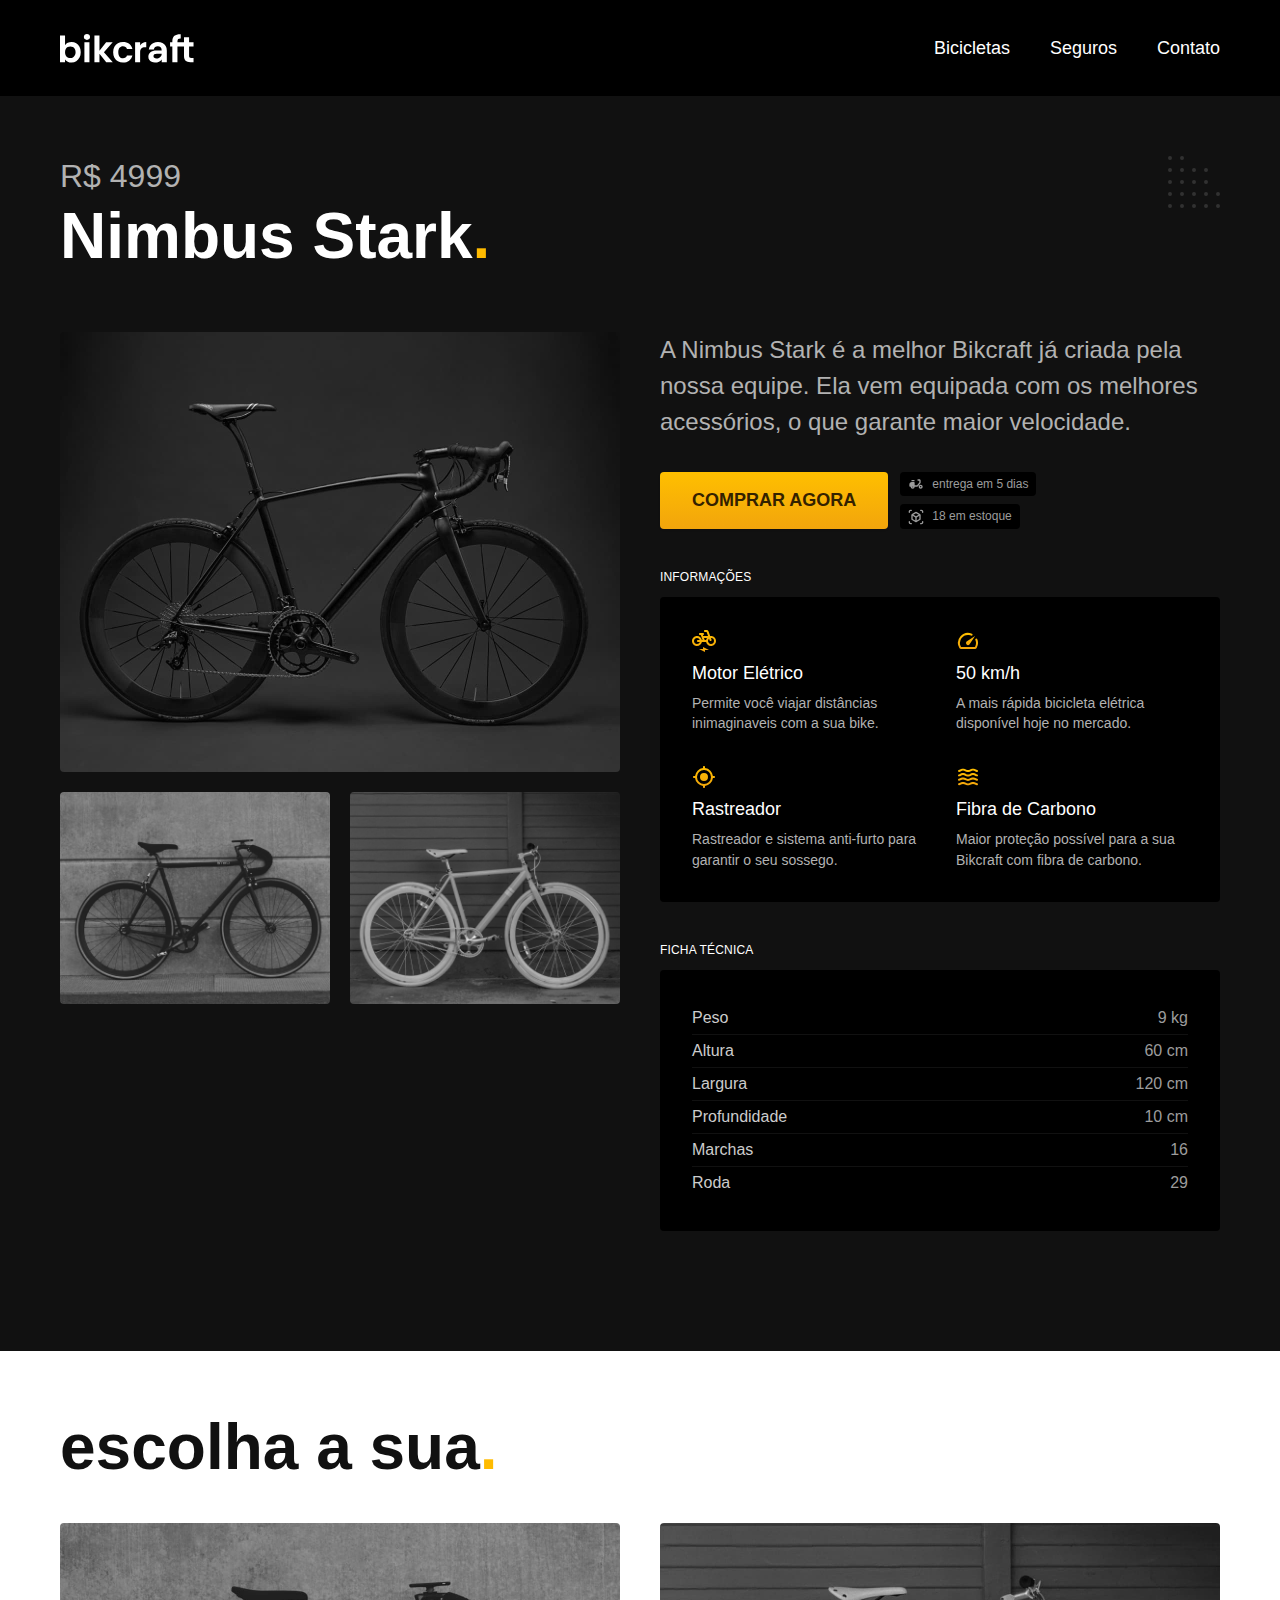
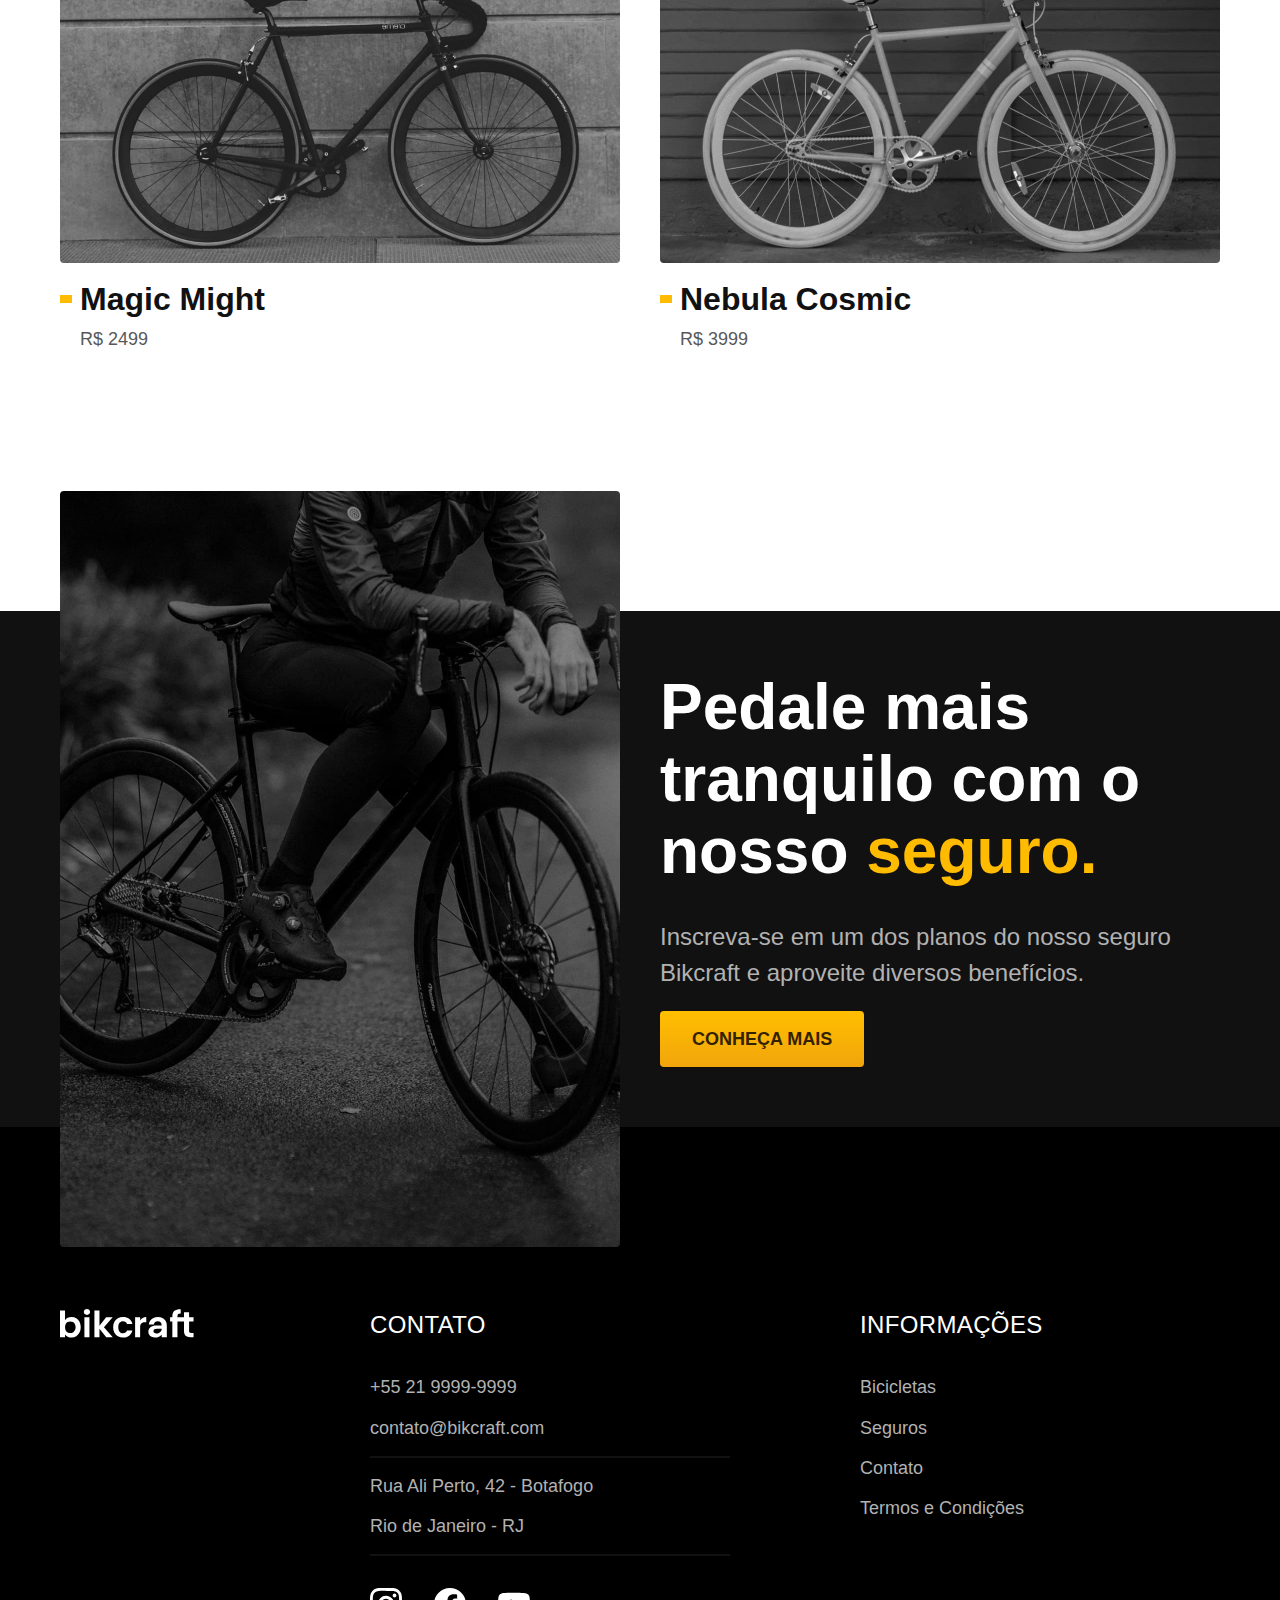
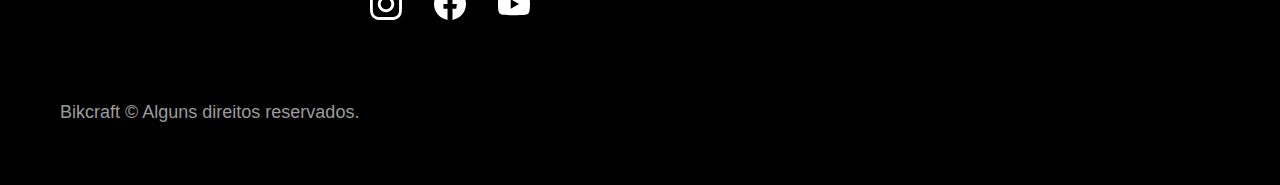
<file: bicicletas/nimbus.html>
<!DOCTYPE html>
<html lang="pt-br">

<head>
  <meta charset="UTF-8">
  <meta name="viewport" content="width=device-width, initial-scale=1.0">

  <title>Nimbus | Bikcraft</title>
  <meta name="description" content="Nimbus.">

  <link rel="preload" href="../css/style.css" as="style">
  <link rel="stylesheet" href="../css/style.css">
</head>

<body id="bicicleta">
  <header class="header-bg">
    <div class="header container">
      <a href="../">
        <img src="../img/bikcraft.svg" alt="Bikcraft">
      </a>

      <nav aria-label="primaria">
        <ul class="header-menu font-1-m cor-0">
          <li><a href="../bicicletas.html">Bicicletas</a></li>
          <li><a href="../seguros.html">Seguros</a></li>
          <li><a href="../contato.html">Contato</a></li>
        </ul>
      </nav>
    </div>
  </header>

  <main class="titulo-bg">
    <div>
      <div class="titulo container">
        <p class="font-2-xl cor-5">R$ 4999</p>
        <h1 class="font-1-xxl cor-0">Nimbus Stark<span class="cor-p1">.</span></h1>
      </div>
    </div>
    <div class="bicicleta container">
      <div class="bicicleta-imagens">
        <img src="../img/bicicleta/nimbus1.jpg" alt="Bicicleta 1">
        <img src="../img/bicicleta/nimbus2.jpg" alt="Bicicleta 2">
        <img src="../img/bicicleta/nimbus3.jpg" alt="Bicicleta 3">
      </div>
      <div class="bicicleta-conteudo">
        <p class="font-2-l cor-5">A Nimbus Stark é a melhor Bikcraft já criada pela nossa equipe. Ela vem equipada com os melhores acessórios, o que garante maior velocidade.</p>
        <div class="bicicleta-comprar">
          <a class="botao" href="../orcamento.html?tipo=bikcraft&produto=nimbus">Comprar Agora</a>
          <span class="font-1-xs cor-6"><img src="../img/icones/entrega.svg" alt=""> entrega em 5 dias</span>
          <span class="font-1-xs cor-6"><img src="../img/icones/estoque.svg" alt=""> 18 em estoque</span>
        </div>

        <h2 class="font-1-xs cor-0">Informações</h2>
        <ul class="bicicleta-informacoes">
          <li>
            <img src="../img/icones/eletrica.svg" alt="">
            <h3 class="font-1-m cor-0">Motor Elétrico</h3>
            <p class="font-2-xs cor-5">Permite você viajar distâncias inimaginaveis com a sua bike.</p>
          </li>
          <li>
            <img src="../img/icones/velocidade.svg" alt="">
            <h3 class="font-1-m cor-0">50 km/h</h3>
            <p class="font-2-xs cor-5">A mais rápida bicicleta elétrica disponível hoje no mercado.</p>
          </li>
          <li>
            <img src="../img/icones/rastreador.svg" alt="">
            <h3 class="font-1-m cor-0">Rastreador</h3>
            <p class="font-2-xs cor-5">Rastreador e sistema anti-furto para garantir o seu sossego.</p>
          </li>
          <li>
            <img src="../img/icones/carbono.svg" alt="">
            <h3 class="font-1-m cor-0">Fibra de Carbono</h3>
            <p class="font-2-xs cor-5">Maior proteção possível para a sua Bikcraft com fibra de carbono.</p>
          </li>
        </ul>
        <h2 class="font-1-xs cor-0">Ficha Técnica</h2>
        <ul class="bicicleta-ficha font-2-s cor-4">
          <li>Peso <span>9 kg</span></li>
          <li>Altura <span>60 cm</span></li>
          <li>Largura <span>120 cm</span></li>
          <li>Profundidade <span>10 cm</span></li>
          <li>Marchas <span>16</span></li>
          <li>Roda <span>29</span></li>
        </ul>
      </div>
    </div>
  </main>

  <article class="bicicletas-lista container">
    <h2 class="font-1-xxl">escolha a sua<span class="cor-p1">.</span></h2>

    <ul>
      <li>
        <a href="./magic.html">
          <img src="../img/bicicletas/magic.jpg" alt="Bicicleta preta">
          <h3 class="font-1-xl">Magic Might</h3>
          <span class="font-2-m cor-8">R$ 2499</span>
        </a>
      </li>
      <li>
        <a href="./nebula.html">
          <img src="../img/bicicletas/nebula.jpg" alt="Bicicleta preta">
          <h3 class="font-1-xl">Nebula Cosmic</h3>
          <span class="font-2-m cor-8">R$ 3999</span>
        </a>
      </li>
    </ul>
  </article>

  <article class="seguro-bg">
    <div class="seguro container">
      <div class="seguro-imagem">
        <img src="../img/fotos/seguros.jpg" alt="Pessoa parada em cima de uma bicicleta.">
      </div>
      <div class="seguro-conteudo">
        <h2 class="font-1-xxl cor-0">Pedale mais tranquilo com o nosso <span class="cor-p1">seguro.</span></h2>
        <p class="font-2-l cor-5">Inscreva-se em um dos planos do nosso seguro Bikcraft e aproveite diversos benefícios.</p>
        <a class="botao" href="../seguros.html">Conheça Mais</a>
      </div>
    </div>
  </article>

  <footer class="footer-bg">
    <div class="footer container">
      <img src="../img/bikcraft.svg" alt="Bikcraft">
      <div class="footer-contato">
        <h3 class="font-2-l-b cor-0">Contato</h3>
        <ul class="font-2-m cor-5">
          <li><a href="tel:+552199999999">+55 21 9999-9999</a></li>
          <li><a href="mailto:contato@bikcraft.com">contato@bikcraft.com</a></li>
          <li>Rua Ali Perto, 42 - Botafogo</li>
          <li>Rio de Janeiro - RJ</li>
        </ul>
        <div class="footer-redes">
          <a href="../">
            <img src="../img/redes/instagram.svg" alt="Instagram">
          </a>
          <a href="../">
            <img src="../img/redes/facebook.svg" alt="Facebook">
          </a>
          <a href="../">
            <img src="../img/redes/youtube.svg" alt="Youtube">
          </a>
        </div>
      </div>
      <div class="footer-informacoes">
        <h3 class="font-2-l-b cor-0">Informações</h3>
        <nav>
          <ul class="font-1-m cor-5">
            <li><a href="../bicicletas.html">Bicicletas</a></li>
            <li><a href="../seguros.html">Seguros</a></li>
            <li><a href="../contato.html">Contato</a></li>
            <li><a href="../termos.html">Termos e Condições</a></li>
          </ul>
        </nav>
      </div>
      <p class="footer-copy font-2-m cor-6">Bikcraft © Alguns direitos reservados.</p>
    </div>
  </footer>
  <script src="../js/script.js"></script>
</body>

</html>
</file>
<file: css/style.css>
@import "./global/global.css";
@import "./utilidades/tipografia.css";
@import "./utilidades/cores.css";
@import "./utilidades/animacao.css";

@import "./global/header.css";
@import "./global/footer.css";

/* Utilidades */
@import "./utilidades/componentes.css";
@import "./utilidades/formulario.css";

/* Home */
@import "./home/introducao.css";
@import "./home/tecnologia.css";
@import "./home/parceiros.css";
@import "./home/depoimento.css";

/* Bicicletas */
@import "./bicicletas/bicicletas-lista.css";
@import "./bicicletas/bicicletas.css";

/* Bicicleta */
@import "./bicicleta/bicicleta.css";
@import "./bicicleta/seguro.css";

/* Seguros */
@import "./seguros/seguros.css";
@import "./seguros/vantagens.css";
@import "./seguros/perguntas.css";

/* Contato */
@import "./contato/contato.css";
@import "./contato/lojas.css";

/* Contato */
@import "./orcamento/orcamento.css";

/* Termos */
@import "./termos/termos.css";
</file>
<file: css/style.min.css>
body{margin:0;font-family:Arial,Helvetica,sans-serif;color:#111}blockquote,dd,h1,h2,h3,h4,p,ul{margin:0}ul{padding:0;list-style:none}a{text-decoration:none;color:inherit}img{max-width:100%;height:auto;display:block}img[src$=".jpg"]{border-radius:4px}.font-1-xs{font:400 0.75rem/1.35 Poppins,sans-serif}.font-2-xs{font:400 0.875rem/1.43 Roboto,sans-serif}.font-1-s{font:400 1rem/1.5 Poppins,sans-serif}.font-2-s{font:400 1rem/1.5 Roboto,sans-serif}.font-1-m,.font-1-m-b{font:400 1.125rem/1.35 Poppins,sans-serif}.font-1-m-b{font-weight:600}.font-2-m{font:500 1.125rem/1.35 Roboto,sans-serif}.font-1-l{font:400 1.5rem/1.5 Poppins,sans-serif}.font-2-l,.font-2-l-b{font:400 1.5rem/1.5 Roboto,sans-serif}.font-2-l-b{font-weight:500;letter-spacing:.015em;text-transform:uppercase}.font-1-xl{font:600 2rem/1.25 Poppins,sans-serif}.font-2-xl{font:500 2rem/1.25 Roboto,sans-serif}.font-1-xxl{font:600 4rem/1.125 Poppins,sans-serif}@media (max-width:1200px){.font-1-xxl{font-size:3rem}.font-2-l,.font-2-l-b{font-size:1.125rem}}@media (max-width:800px){.font-1-xxl{font-size:2rem}.font-1-xl,.font-2-xl{font-size:1.5rem}}:root{--cor-0:#ffffff;--cor-1:#f7f7f7;--cor-2:#ededed;--cor-3:#dedede;--cor-4:#cccccc;--cor-5:#b2b2b2;--cor-6:#9c9c9c;--cor-7:#717171;--cor-8:#595959;--cor-9:#404040;--cor-10:#2e2e2e;--cor-11:#111111;--cor-12:#000000;--cor-p1:#ffbb00;--cor-p2:#e4a30b;--cor-p3:#a66f00;--cor-p4:#664400;--cor-p5:#332200}.cor-0{color:var(--cor-0)}.cor-1{color:var(--cor-1)}.cor-2{color:var(--cor-2)}.cor-3{color:var(--cor-3)}.cor-4{color:var(--cor-4)}.cor-5{color:var(--cor-5)}.cor-6{color:var(--cor-6)}.cor-7{color:var(--cor-7)}.cor-8{color:var(--cor-8)}.cor-9{color:var(--cor-9)}.cor-10{color:var(--cor-10)}.cor-11{color:var(--cor-11)}.cor-12{color:var(--cor-12)}.cor-p1{color:var(--cor-p1)}.cor-p2{color:var(--cor-p2)}.cor-p3{color:var(--cor-p3)}.cor-p4{color:var(--cor-p4)}.cor-p5{color:var(--cor-p5)}.fadeInDown{transform:translate3d(0,-20px,0)}.fadeInUp{transform:translate3d(0,20px,0)}.fadeInRight{transform:translate3d(20px,0,0)}.fadeInLeft{transform:translate3d(-20px,0,0)}[data-anime]{opacity:0}.anime{opacity:1;transform:none;transition:transform .8s,opacity .8s}.header-bg{background-color:var(--cor-12)}.header{display:flex;flex-wrap:wrap;gap:20px;justify-content:space-between;align-items:center;padding-top:20px;padding-bottom:20px}.header-menu{display:flex;flex-wrap:wrap;gap:40px}.header-menu a{display:inline-block;padding:16px 0;position:relative}.header-menu a:after{content:"";display:block;height:2px;width:0;background:var(--cor-0);margin-top:4px;transition:.3s;position:absolute}.header-menu a.ativo::after,.header-menu a:hover::after{width:100%}@media (max-width:800px){.header-menu{gap:20px}.header-menu a{background:var(--cor-11);padding:12px 16px;border-radius:4px}.header-menu a:hover{background-color:var(--cor-10)}.header a:after{display:none}}@media (max-width:600px){.header-menu{gap:12px}.header-menu a{padding:8px 12px;font-size:14px}}.footer-bg{background-color:var(--cor-12)}.footer{display:grid;grid-template-columns:3fr 5fr 4fr;gap:40px;padding-top:60px;padding-bottom:60px}.footer h3{margin-bottom:32px}.footer-contato ul{margin-bottom:32px}.footer-contato li:nth-child(2n):after{content:"";display:block;max-width:360px;height:2px;background:var(--cor-11);margin-top:16px}.footer li{margin-bottom:16px}.footer-redes{display:flex;gap:32px}.footer a:hover{color:var(--cor-0)}.footer-copy{grid-column:1/-1;margin-top:40px}@media (max-width:800px){.footer>img{display:none}.footer{grid-template-columns:1fr 1fr}}@media (max-width:600px){.footer{grid-template-columns:1fr;gap:60px}.footer-copy{margin-top:0}}.container{box-sizing:border-box;max-width:1200px;padding-left:20px;padding-right:20px;margin-left:auto;margin-right:auto}.botao{display:inline-block;padding:16px 32px;background:linear-gradient(#ffbf00,#f2a50c);border-radius:4px;box-shadow:0 1px 2px rgba(0,0,0,.1);text-transform:uppercase;color:var(--cor-p5);font:600 1.125rem/1.35 Poppins,sans-serif;max-width:max-content;border:none;cursor:pointer}.botao:hover{background:linear-gradient(#ffb60d,#e59317)}.botao.secundario{background:var(--cor-10);color:var(--cor-2)}.botao.secundario:hover{background:var(--cor-9)}.botao.seta{display:flex;align-items:center}.botao.seta::after{content:"";display:inline-block;width:18px;height:10px;margin-left:12px;background:url("../../img/icones/seta.svg");transition:transform .2s}.botao.seta:hover::after{transform:translateX(4px)}@media (max-width:600px){.botao{padding:12px 16px;font-size:1rem}}.link{display:inline-block;color:var(--cor-p1);font:500 1.5rem/1.5 Poppins,sans-serif;text-transform:uppercase}.link::after{content:"";display:block;width:100%;height:4px;background-color:currentColor}.link:hover{color:var(--cor-0)}.titulo-bg{padding-top:60px;padding-bottom:60px;background-color:var(--cor-11)}.titulo{background:url("../../img/dec/top-right.svg") no-repeat top right 20px}.titulo p{margin-bottom:4px}@media (max-width:800px){.titulo-bg{padding-top:40px;padding-bottom:40px}.titulo p{font-size:1rem;text-transform:lowercase;font-weight:400}}.form{display:grid;grid-template-columns:1fr 1fr;gap:20px}.form label{display:block;font:400 1rem/1.5 Poppins,sans-serif;margin-bottom:4px}.form .col-2{grid-column:span 2}.form input[type=email],.form input[type=text],.form textarea{font:400 1rem/1.5 Roboto,sans-serif;background:var(--cor-1);border:1px solid var(--cor-2);padding:12px;border-radius:4px;width:100%;box-sizing:border-box}.form input[type=email]:focus,.form input[type=text]:focus,.form textarea:focus{outline:0;border-color:var(--cor-p1);background:var(--cor-0);box-shadow:0 0 0 2px #fea}@media (max-width:600px){.form{grid-template-columns:1fr}.form .col-2{grid-column:1}}.introducao-bg{background:var(--cor-12) url("../../img/dec/bottom-left.svg") no-repeat bottom 160px left 20px;box-shadow:inset 0 -120px var(--cor-0)}.introducao{display:grid;grid-template-columns:1fr 1fr;gap:0 40px}.introducao-conteudo{align-self:end;padding-bottom:200px}.introducao img{width:100%;height:100%;object-fit:cover;border-radius:4px}.introducao h1{margin-bottom:32px}.introducao p{margin-bottom:20px}@media (max-width:800px){.introducao-bg{background:var(--cor-11);padding-top:40px;box-shadow:inset 0 -60px #fff}.introducao{grid-template-columns:1fr;gap:32px}.introducao-conteudo{padding-bottom:0}.introducao h1{margin-bottom:16px}.introducao img{height:300px;width:100%}}.tecnologia-bg{background-color:var(--cor-11);box-shadow:inset 0 80px var(--cor-0),inset 0 -80px var(--cor-0)}.tecnologia{display:grid;grid-template-columns:1fr 1fr;gap:40px}.tecnologia-imagem img{width:100%;height:100%;object-fit:cover;object-position:left}.tecnologia-conteudo{padding-top:160px;padding-bottom:160px}.tecnologia-conteudo>span{display:block;margin-bottom:20px}.tecnologia-conteudo h2{margin-bottom:32px}.tecnologia-conteudo>p{margin-bottom:20px}.tecnologia a{margin-bottom:80px}.tecnologia-vantagens{display:flex;gap:40px}.tecnologia-vantagens h3{margin-bottom:8px;width:max-content}.tecnologia-vantagens img{width:24px;margin-bottom:8px}@media (max-width:800px){.tecnologia-bg{box-shadow:initial}.tecnologia{grid-template-columns:1fr}.tecnologia-conteudo{padding-top:60px;padding-bottom:60px}.tecnologia-imagem{display:none}.tecnologia a{margin-bottom:60px}}@media (max-width:600px){.tecnologia-vantagens{flex-direction:column}}.parceiros{padding-top:60px;padding-bottom:120px}.parceiros h2{margin-bottom:60px}.parceiros ul{padding:0 20px;max-width:1400px;display:grid;grid-template-columns:repeat(4,1fr);margin:0 auto}.parceiros li{display:flex;padding:32px;border-left:2px solid var(--cor-2)}.parceiros img{margin:auto}.parceiros li:first-child,.parceiros li:nth-child(5){border-left:none}.parceiros li:nth-child(n+5){border-top:2px solid var(--cor-2)}@media (max-width:800px){.parceiros{padding-bottom:60px}.parceiros h2{margin-bottom:20px}.parceiros ul{grid-template-columns:repeat(2,1fr)}.parceiros li:nth-child(n+3){border-top:2px solid var(--cor-2)}.parceiros li:nth-child(odd){border-left:none}}.depoimento{display:grid;grid-template-columns:1fr 1fr;background-color:var(--cor-p1);overflow:hidden}.depoimento img{width:100%;height:100%;object-fit:cover;border-radius:0}.depoimento-conteudo{padding:40px 40px 80px 80px;align-self:end;background:url("../../img/dec/bottom-right-p.svg") no-repeat bottom 40px right 40px}.depoimento-conteudo p{max-width:32ch;font-family:Merriweather,serif;font-style:italic;font-weight:900;margin-bottom:32px;position:relative}.depoimento p::after,.depoimento p::before{font-size:5rem;color:var(--cor-p2);position:absolute}.depoimento p::before{content:"“";left:-50px;top:-20px}.depoimento p::after{content:"”"}@media (min-width:1200px){.depoimento img{max-height:520px}}@media (max-width:800px){.depoimento{grid-template-columns:1fr;text-align:center}.depoimento img{max-height:200px}.depoimento-conteudo{padding:40px 20px;margin:auto}}.bicicletas-lista{padding-top:60px;padding-bottom:120px}.bicicletas-lista h2{margin-bottom:40px}.bicicletas-lista ul{display:flex;gap:40px;padding:0 20px 20px 20px;max-width:1400px;margin-left:auto;margin-right:auto;overflow-x:auto}#bicicleta .bicicletas-lista ul{padding:0 0 20px 0}.bicicletas-lista li{flex:1;min-width:280px}.bicicletas-lista a{display:block}.bicicletas-lista img{margin-bottom:16px}.bicicletas-lista h3{margin-bottom:8px;display:flex;align-items:center}.bicicletas-lista h3::before{content:"";display:inline-block;height:8px;width:12px;margin-right:8px;background-color:var(--cor-p1);transition:width .2s}.bicicletas-lista a:hover h3::before{width:24px}.bicicletas-lista li span{padding-left:20px}@media (max-width:800px){.bicicletas-lista{padding-bottom:60px}.bicicletas-lista ul{gap:20px}}.bicicletas-bg{background:linear-gradient(to right,var(--cor-0) 30%,var(--cor-11) 0)}.bicicletas{display:grid;grid-template-columns:1fr 1fr;gap:40px;padding-top:60px;padding-bottom:60px;background:url("../../img/dec/top-right.svg") no-repeat top 40px right 20px}.bicicletas-imagem{display:grid}.bicicletas-imagem img{grid-area:1/1}.bicicletas-imagem span{grid-area:1/1;place-self:start end;margin-top:20px;background:var(--cor-12);display:inline-block;padding:8px 16px 8px 8px;border-radius:4px 0 0 4px}.bicicletas-conteudo{display:grid;grid-template-columns:1fr auto;align-content:start}.bicicletas h2,.bicicletas p{grid-column:1/-1}.bicicletas h2{margin-bottom:20px}.bicicletas h2::before{content:"";display:block;width:12px;height:8px;background-color:var(--cor-p1);margin-bottom:8px}.bicicletas p{margin-bottom:32px}.bicicletas a{place-self:end}.bicicletas li{display:flex;align-items:center}.bicicletas ul{display:grid;gap:16px}.bicicletas-conteudo img{width:24px;margin-right:8px}@media (max-width:800px){.bicicletas-bg{background:var(--cor-11)}.bicicletas{grid-template-columns:1fr;gap:20px;padding-top:40px;padding-bottom:40px}}@media (max-width:600px){.bicicletas-conteudo{grid-template-columns:1fr}.bicicletas ul{font-size:1rem;grid-template-columns:1fr 1fr;margin-bottom:32px}.bicicletas a{place-self:start}}.bicicleta{display:grid;grid-template-columns:1fr 1fr;align-items:start;gap:40px;padding-top:60px;padding-bottom:60px}#bicicleta .titulo p{text-transform:uppercase}.bicicleta-imagens{display:flex;flex-wrap:wrap;gap:20px}.bicicleta-imagens img{flex:1;min-width:200px}.bicicleta-imagens img:first-child{min-width:100%}.bicicleta-conteudo>p{margin-bottom:32px}.bicicleta-comprar{display:grid;grid-template-columns:max-content auto;align-items:center;justify-items:start;gap:8px 12px;margin-bottom:40px}.bicicleta-comprar a{grid-row:span 2}.bicicleta-comprar span{display:flex;align-items:center;background-color:var(--cor-12);gap:8px;padding:4px 8px;border-radius:4px}.bicicleta-conteudo h2{text-transform:uppercase;letter-spacing:.015em;margin-bottom:12px}.bicicleta-ficha,.bicicleta-informacoes{padding:32px;background-color:var(--cor-12);border-radius:4px}.bicicleta-informacoes{margin-bottom:40px;display:grid;grid-template-columns:1fr 1fr;gap:32px}.bicicleta-informacoes img{width:24px;margin-bottom:8px}.bicicleta-informacoes h3{margin-bottom:8px}.bicicleta-ficha li{padding:4px 0;display:flex;justify-content:space-between;border-bottom:1px solid var(--cor-11)}.bicicleta-ficha li:last-child{border-bottom:none}.bicicleta-ficha span{color:var(--cor-6)}@media (max-width:800px){.bicicleta{grid-template-columns:1fr;padding-top:40px;padding-bottom:40px}.bicicleta-imagens{grid-row:2}}@media (max-width:400px){.bicicleta-informacoes{grid-template-columns:1fr}.bicicleta-comprar{grid-template-columns:1fr}}.seguro-bg{background-color:var(--cor-11);box-shadow:inset 0 120px var(--cor-0),inset 0 -120px var(--cor-12)}.seguro{display:grid;grid-template-columns:1fr 1fr;gap:40px}.seguro-imagem img{width:100%;height:100%;object-fit:cover}.seguro-conteudo{padding-top:180px;padding-bottom:180px}.seguro h2{margin-bottom:32px}.seguro p{margin-bottom:20px}@media (max-width:800px){.seguro-bg{box-shadow:inset 0 -60px var(--cor-12)}.seguro{grid-template-columns:1fr}.seguro-conteudo{grid-row:1;padding-top:40px;padding-bottom:0}}.seguros-bg{background:var(--cor-11)}.seguros{padding-top:60px;padding-bottom:60px;display:grid;grid-template-columns:1fr 1fr;gap:40px;align-items:center}#seguros .seguros{padding-top:0}.seguros h2{grid-column:1/-1}.seguros-item{background-color:var(--cor-12);padding:32px 32px 32px 60px;display:grid;grid-template-columns:1fr auto;border-radius:4px}.seguros-item h3{margin-bottom:40px}.seguros-item span{grid-column:2;display:block;text-align:right}.seguros-item ul{grid-column:1/-1;margin-bottom:32px}.seguros-item li{display:flex;align-items:center;position:relative}.seguros-item li+li{margin-top:20px}.seguros-item li::before{content:"";display:inline-block;width:13px;height:9px;background-image:url("../../img/icones/lista.svg");position:absolute;left:-21px}.seguros-item a{grid-column:1/-1}@media (max-width:800px){.seguros{grid-template-columns:1fr}}.vantagens-bg{background-color:var(--cor-12)}.vantagens{padding-top:120px;padding-bottom:120px}.vantagens h2{margin-bottom:60px}.vantagens ul{display:grid;grid-template-columns:repeat(auto-fit,minmax(280px,max-content));gap:40px 80px}.vantagens h3,.vantagens img{margin-bottom:8px}@media (max-width:800px){.vantagens{padding-top:60px;padding-bottom:60px}.vantagens h2{margin-bottom:40px}.vantagens ul{gap:20px}}.perguntas{padding-top:120px;padding-bottom:120px}.perguntas h2{margin-bottom:60px}.perguntas dl>div{padding:20px;border-radius:4px}.perguntas dl>div:nth-child(odd){background-color:var(--cor-1)}.perguntas button{display:grid;grid-template-columns:auto 1fr auto;align-items:center;gap:8px;cursor:pointer;border:none;background:0 0;width:100%;text-align:left}.perguntas button::before{content:"";display:inline-block;width:12px;height:8px;background-color:var(--cor-p1)}.perguntas button::after{content:"";display:inline-block;width:14px;height:6px;background:url("../../img/icones/seta-abrir.svg");transition:.3s}.perguntas button:hover::after,.perguntas button[aria-expanded=true]::after{transform:rotate(180deg)}.perguntas dd{display:none}.perguntas dd.ativa{display:block}.perguntas dd{padding-left:20px;padding-top:16px;max-width:80ch}@media (max-width:800px){.perguntas{padding-top:60px;padding-bottom:60px}.perguntas h2{margin-bottom:40px}}#contato{background:linear-gradient(var(--cor-11) 600px,var(--cor-1) 0)}.contato{display:grid;grid-template-columns:5fr 7fr}.contato-dados,.contato-formulario{padding:60px;box-shadow:0 1px 2px rgba(0,0,0,.1)}.contato-dados{border-radius:5px 0 0 5px;background:var(--cor-12) url("../../img/dec/bottom-left.svg") no-repeat bottom 20px left 20px}.contato-formulario{border-radius:0 5px 5px 0;background:var(--cor-0) url("../../img/dec/bottom-right.svg") no-repeat bottom 20px right 20px}.contato-dados h2{margin-bottom:60px}.contato-endereco{margin-bottom:32px;padding-left:28px;background:url("../../img/icones/local.svg") no-repeat 0 2px}.contato-endereco p{margin-bottom:8px}.contato-meios a{display:block;max-width:max-content;margin-bottom:8px;padding-left:28px}.contato-meios a:hover{color:var(--cor-0)}.contato-meios a:first-child{background:url("../../img/icones/email.svg") no-repeat 0 2px}.contato-meios a:nth-child(2){margin-bottom:32px}.contato-meios a:nth-child(3){background:url("../../img/icones/telefone.svg") no-repeat 0 2px;margin-bottom:60px}.contato-redes{display:flex;gap:32px;padding-left:28px}@media (max-width:800px){.contato{grid-template-columns:1fr}.contato-dados,.contato-formulario{padding:20px}.contato-dados{border-radius:5px 5px 0 0;background:var(--cor-12)}.contato-formulario{border-radius:0 0 5px 5px}.contato-dados h2,.contato-meios a:nth-child(3){margin-bottom:32px}.contato-redes{margin-bottom:12px}}.lojas{display:grid;grid-template-columns:1fr 1fr;gap:0 40px;padding-top:120px;padding-bottom:120px}.lojas h2{grid-column:1/-1;margin-bottom:60px}.lojas img{border-radius:4px 4px 0 0}.lojas-item{border-radius:4px;background:var(--cor-0);box-shadow:0 1px 2px rgba(0,0,0,.1)}.lojas-conteudo{display:grid;grid-template-columns:1fr 1fr;gap:32px 16px;padding:32px}.lojas-conteudo h3,.lojas-tempo{grid-column:1/-1}.lojas-dados{display:grid;gap:8px;border-left:2px solid var(--cor-2);padding-left:12px}.lojas-tempo{display:flex;align-items:center;gap:8px}@media (max-width:800px){.lojas{gap:20px;padding-top:60px;padding-bottom:60px}.lojas h2{margin-bottom:32px}.lojas-conteudo{grid-template-columns:1fr}}@media (max-width:600px){.lojas{grid-template-columns:1fr}}#orcamento{background:linear-gradient(var(--cor-11) 600px,var(--cor-1) 0)}.orcamento{display:grid;grid-template-columns:5fr 7fr;padding-bottom:120px}.orcamento h2{text-transform:uppercase;position:relative;display:flex;align-items:center}.orcamento h2::before{content:"";display:inline-block;width:4px;height:8px;background-color:var(--cor-p1);position:absolute;left:-12px}.orcamento-dados,.orcamento-produto{padding:60px;box-shadow:0 1px 2px rgba(0,0,0,.1)}.orcamento-produto{border-radius:5px 0 0 5px;background:var(--cor-12) url("../../img/dec/bottom-left.svg") no-repeat bottom 20px left 20px;display:grid;grid-template-columns:1fr 1fr;gap:20px;align-content:start}.orcamento-produto>*{grid-column:1/-1}.orcamento-produto>label{grid-column:initial}.orcamento-produto label{font:400 1rem/1.5 Poppins,sans-serif;color:var(--cor-4);background-color:var(--cor-10);padding:12px 16px;border-radius:4px;cursor:pointer;display:grid;grid-template-columns:auto 1fr auto;align-items:center;border:1px solid var(--cor-10)}.orcamento-produto input:checked+label{background:var(--cor-0);color:var(--cor-11)}.orcamento-produto label::before{content:"";display:inline-block;box-sizing:border-box;width:12px;height:12px;border:1px solid var(--cor-6);border-radius:50%;margin-right:8px}.orcamento-produto input:checked+label::before{border-color:var(--cor-7);box-shadow:inset 0 0 0 3px var(--cor-0),inset 0 0 0 6px var(--cor-7)}.orcamento-produto label:hover{background-color:var(--cor-9);border-color:var(--cor-9)}.orcamento-produto input:focus+label{box-shadow:0 0 0 2px var(--cor-p1);border-color:var(--cor-12)}.orcamento-produto label span{display:none}.orcamento-produto input:checked+label span{display:inline-block}.orcamento-produto input{opacity:0;position:absolute;pointer-events:none}.orcamento-dados{border-radius:0 5px 5px 0;background:var(--cor-0) url("../../img/dec/bottom-right.svg") no-repeat bottom 20px right 20px}.orcamento-conteudo{display:none}.orcamento-conteudo h2,.orcamento-dados h2:nth-of-type(n+2){margin-top:20px}#bikcraft:checked~#orcamento-bikcraft,#seguro:checked~#orcamento-seguro{display:grid;gap:20px}.orcamento-detalhes{display:none;background:var(--cor-0);padding:20px;grid-template-columns:1fr 1fr;border-radius:4px;align-items:center}.orcamento-detalhes li{display:flex;align-items:center;margin-bottom:8px}.orcamento-detalhes li img{width:16px;margin-right:8px}.orcamento-produto input:checked+label+.orcamento-detalhes{display:grid}@media (max-width:1200px){.orcamento-dados,.orcamento-produto{padding:32px}}@media (max-width:800px){.orcamento{grid-template-columns:1fr}.orcamento-produto{border-radius:5px 5px 0 0;background:var(--cor-12)}.orcamento-dados{border-radius:0 0 5px 5px}}@media (max-width:400px){.orcamento-produto{grid-template-columns:1fr}}.termos{padding-top:80px;padding-bottom:80px}.termos h2{font-weight:600;margin-bottom:20px}.termos p+h2{margin-top:40px}.termos p{max-width:75ch;margin-bottom:24px}
</file>
